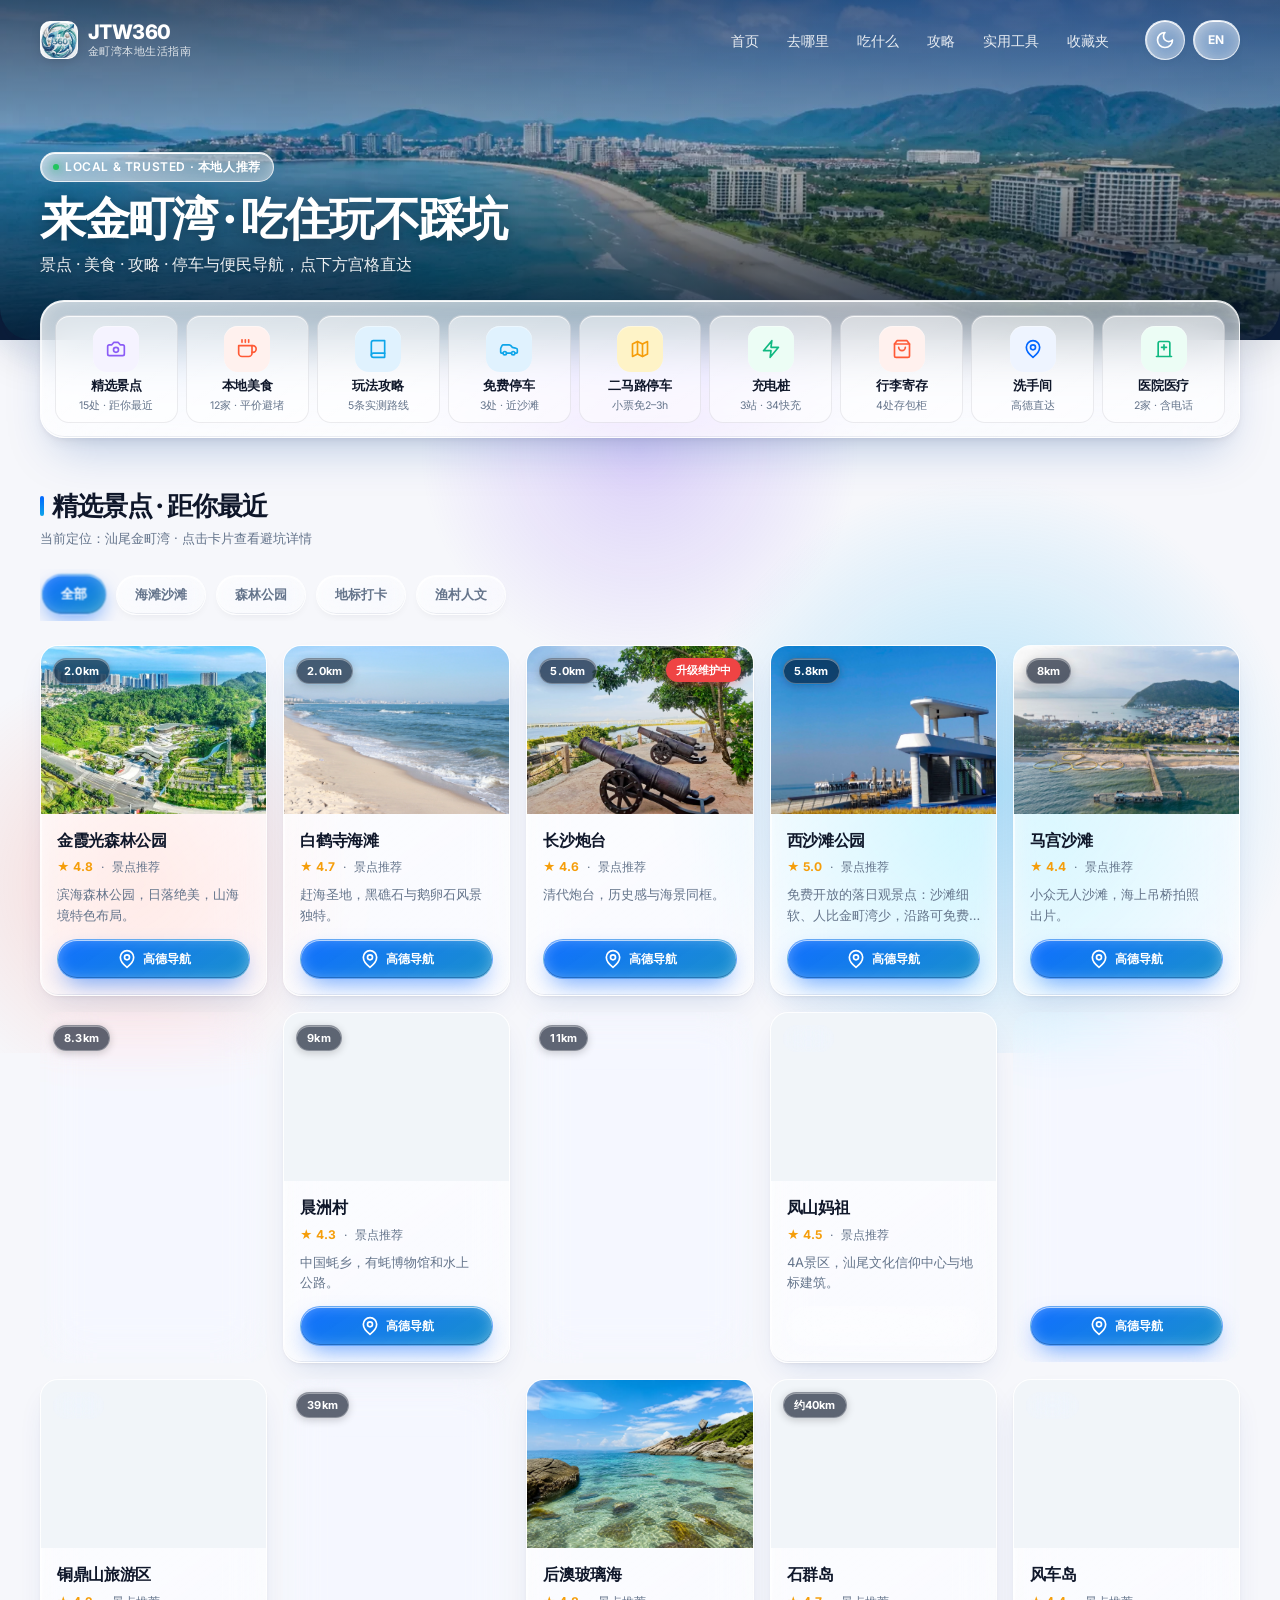
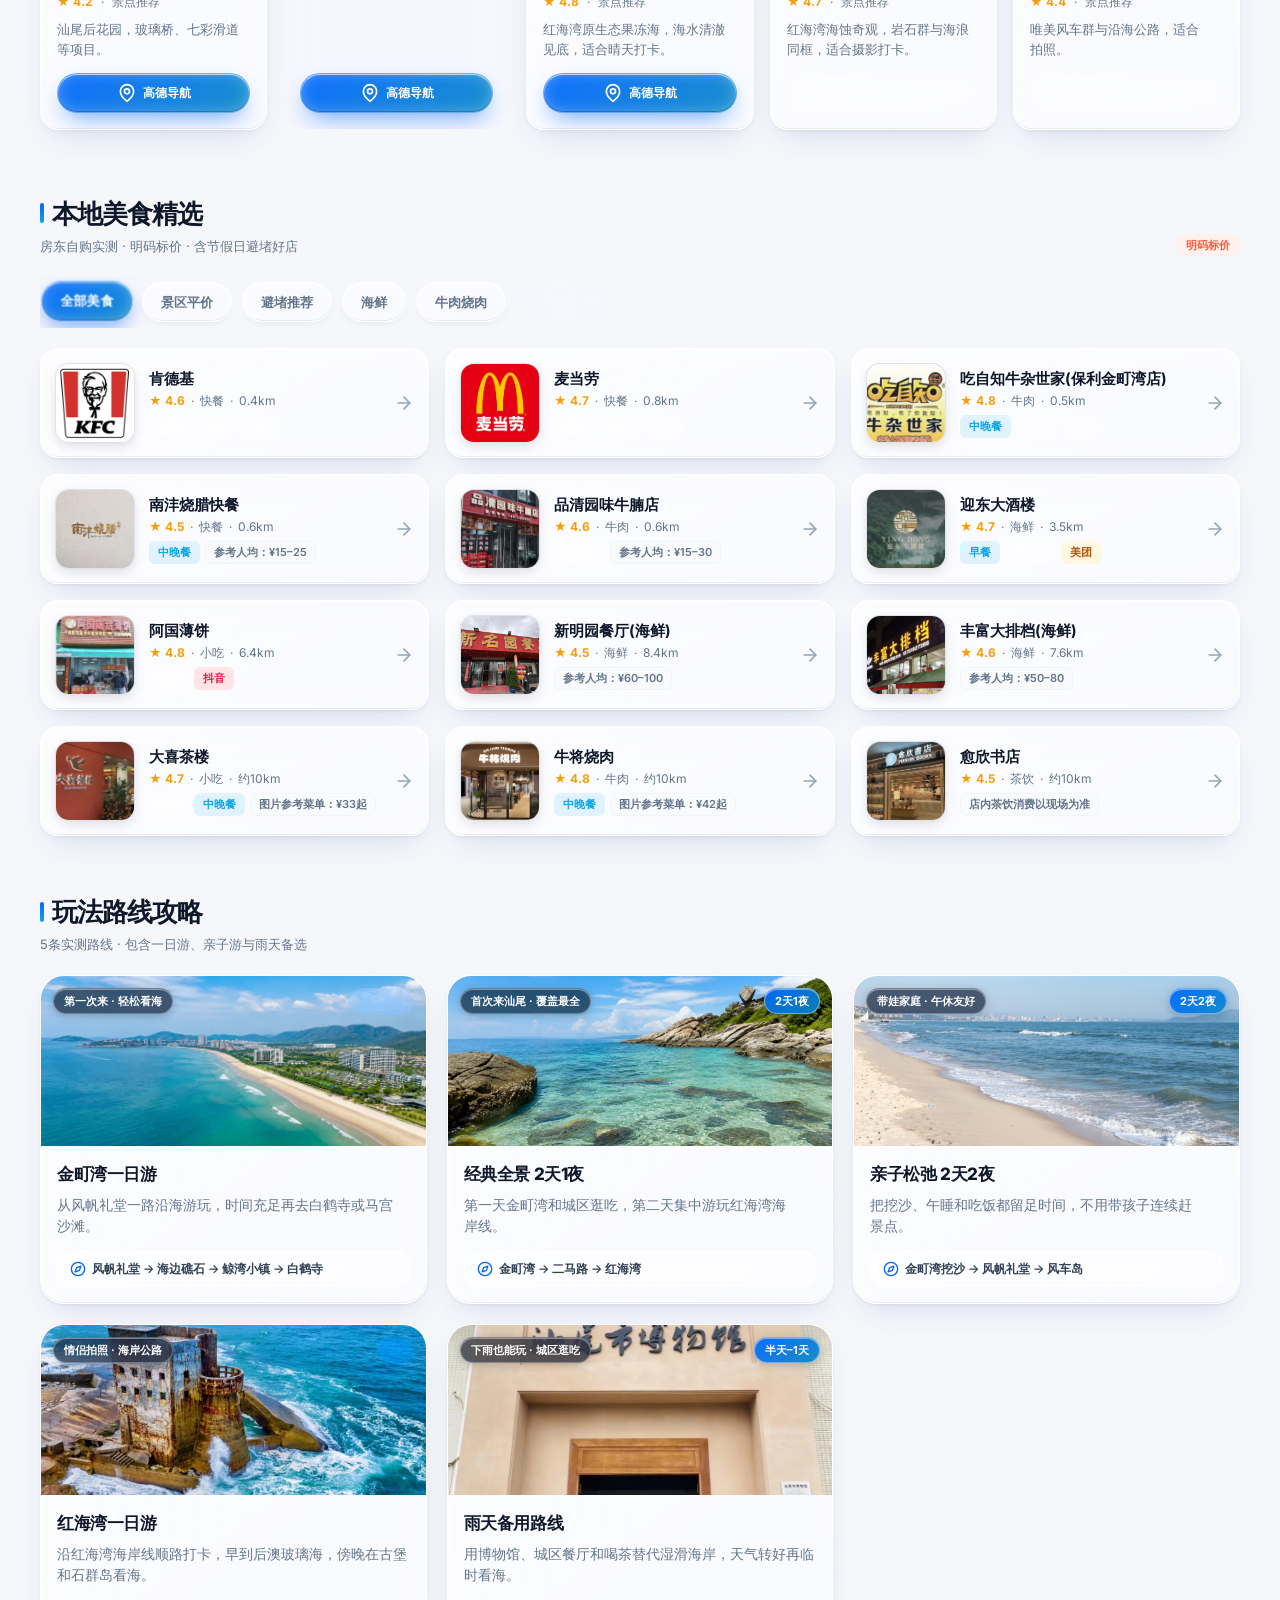
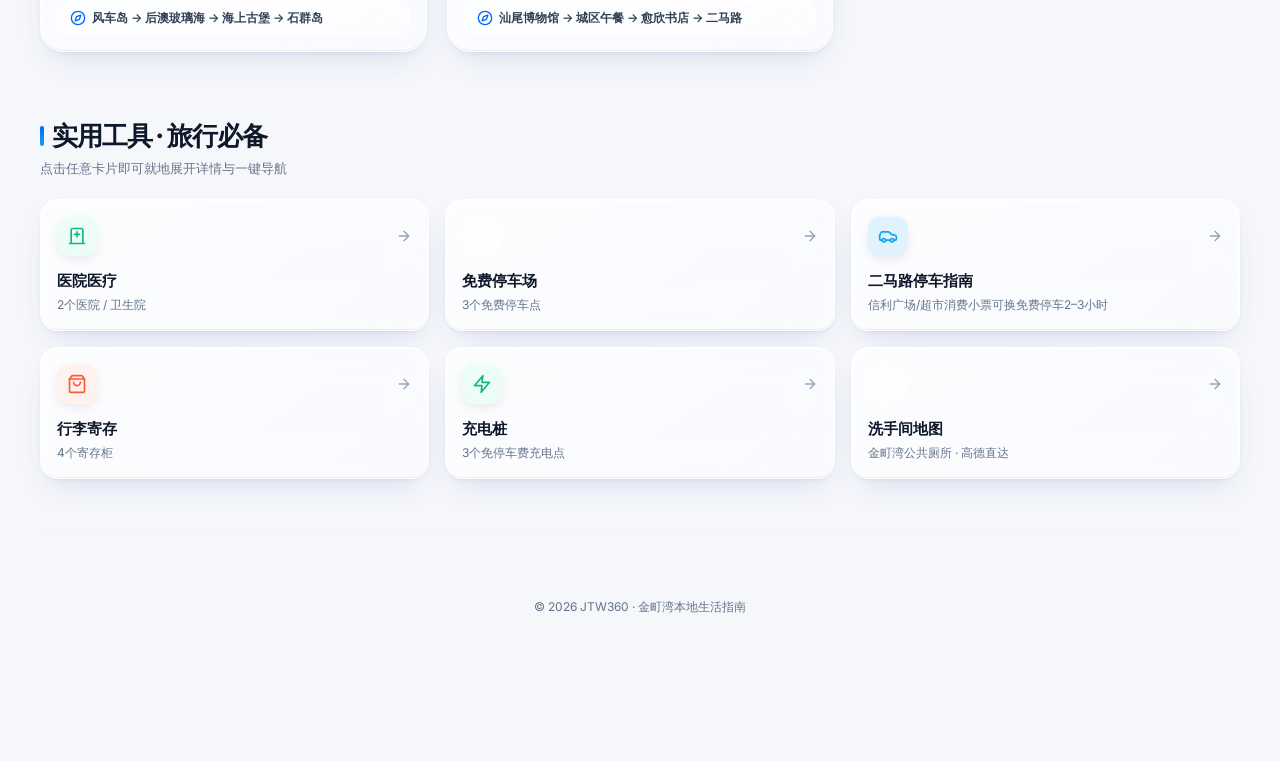
<file: index.html>
<!doctype html>
<html lang="zh-CN">
<head>
  <meta charset="UTF-8">
  <meta name="viewport" content="width=device-width, initial-scale=1, viewport-fit=cover">
  <meta name="theme-color" content="#f8fafc">
  <meta name="description" content="JTW360 金町湾本地生活指南：景点、美食、免费停车、洗手间、医院、充电桩、行李寄存与高德地图导航。">
  <meta name="robots" content="index, follow, max-image-preview:large">
  <meta property="og:type" content="website">
  <meta property="og:site_name" content="JTW360 · 金町湾本地生活指南">
  <meta property="og:title" content="JTW360 · 金町湾本地生活指南">
  <meta property="og:description" content="本地人帮你筛选真正实用的吃、住、玩与出行信息。">
  <meta property="og:image" content="https://www.jtw360.com/img/generated/jinting-bay-hero.webp">
  <meta property="og:url" content="https://www.jtw360.com/">
  <meta name="twitter:card" content="summary_large_image">
  <meta name="twitter:title" content="JTW360 · 金町湾本地生活指南">
  <meta name="twitter:description" content="本地人帮你筛选真正实用的吃、住、玩与出行信息。">
  <meta name="twitter:image" content="https://www.jtw360.com/img/generated/jinting-bay-hero.webp">
  <link rel="canonical" href="https://www.jtw360.com/">
  <base href="/">
  <title>JTW360 · 金町湾本地生活指南</title>
  <link rel="preload" as="image" href="img/generated/jinting-bay-hero.webp">
  <link rel="icon" type="image/png" href="img/jtw360logo-sm.png">
  <link rel="apple-touch-icon" href="img/jtw360logo-sm.png">
  <!-- Fonts & Liquid Glass Design System -->
  <link rel="preconnect" href="https://fonts.googleapis.com">
  <link rel="preconnect" href="https://fonts.gstatic.com" crossorigin>
  <link href="https://fonts.googleapis.com/css2?family=Inter:wght@400;500;600;700;800;900&display=swap" rel="stylesheet" media="print" onload="this.media='all'">
  <link rel="stylesheet" href="gemini_theme.css">
  <script src="liquid_glass.js" defer></script>
  <script>
    if (localStorage.getItem("jtw360-theme") === "dark" || (!("jtw360-theme" in localStorage) && window.matchMedia("(prefers-color-scheme: dark)").matches)) {
      document.documentElement.classList.add("dark");
    }
  </script>
  <style>
    :root {
      --primary: #0066ff;
      --primary-hover: #0052cc;
      --primary-light: #eef4ff;
      --primary-soft: rgba(0, 102, 255, 0.08);
      --ink: #0f172a;
      --ink-secondary: #334155;
      --muted: #64748b;
      --muted-light: #94a3b8;
      --line: #e2e8f0;
      --line-subtle: #f1f5f9;
      --surface: #ffffff;
      --surface-elevated: #ffffff;
      --canvas: #f8fafc;
      
      --accent-coral: #ff5a36;
      --accent-coral-soft: #fff1ee;
      --accent-amber: #f59e0b;
      --accent-amber-soft: #fef3c7;
      --accent-green: #10b981;
      --accent-green-soft: #ecfdf5;
      --accent-purple: #8b5cf6;
      --accent-purple-soft: #f5f3ff;
      --accent-sky: #0ea5e9;
      --accent-sky-soft: #e0f2fe;
      
      --shadow-xs: 0 1px 2px rgba(15, 23, 42, 0.04);
      --shadow-sm: 0 2px 8px -1px rgba(15, 23, 42, 0.05), 0 1px 3px rgba(15, 23, 42, 0.03);
      --shadow-md: 0 8px 24px -4px rgba(15, 23, 42, 0.07), 0 2px 6px -1px rgba(15, 23, 42, 0.03);
      --shadow-lg: 0 16px 40px -8px rgba(15, 23, 42, 0.1), 0 4px 12px -2px rgba(15, 23, 42, 0.04);
      --shadow-glow: 0 8px 24px rgba(0, 102, 255, 0.22);
      
      --radius-xl: 24px;
      --radius-lg: 18px;
      --radius-md: 14px;
      --radius-sm: 10px;
      --radius-full: 9999px;
      --safe-bottom: env(safe-area-inset-bottom, 0px);
      --safe-top: env(safe-area-inset-top, 0px);
    }
    @media (prefers-reduced-motion: reduce) {
      html { scroll-behavior: auto; }
      *, *::before, *::after {
        animation-duration: 0.01ms !important;
        animation-iteration-count: 1 !important;
        transition-duration: 0.01ms !important;
      }
    }

    * { box-sizing: border-box; -webkit-tap-highlight-color: transparent; }
    html { scroll-behavior: smooth; }
    body {
      margin: 0;
      color: var(--ink);
      background: var(--canvas);
      font-family: -apple-system, BlinkMacSystemFont, "SF Pro Text", "SF Pro Display", "PingFang SC", "Hiragino Sans GB", "Segoe UI", Roboto, sans-serif;
      -webkit-font-smoothing: antialiased;
      padding-bottom: calc(84px + var(--safe-bottom));
      line-height: 1.5;
    }

    body.dark-mode {
      --ink: #f8fafc;
      --ink-secondary: #cbd5e1;
      --muted: #94a3b8;
      --muted-light: #64748b;
      --line: #243247;
      --line-subtle: #1a2536;
      --surface: #131b28;
      --surface-elevated: #192436;
      --canvas: #090e17;
      --primary-light: rgba(0, 102, 255, 0.16);
      --primary-soft: rgba(0, 102, 255, 0.14);
      --shadow-sm: 0 2px 8px rgba(0, 0, 0, 0.3);
      --shadow-md: 0 8px 28px rgba(0, 0, 0, 0.45);
      --shadow-lg: 0 16px 44px rgba(0, 0, 0, 0.55);
      --accent-coral-soft: rgba(255, 90, 54, 0.15);
      --accent-amber-soft: rgba(245, 158, 11, 0.15);
      --accent-green-soft: rgba(16, 185, 129, 0.15);
      --accent-purple-soft: rgba(139, 92, 246, 0.15);
      --accent-sky-soft: rgba(14, 165, 233, 0.15);
    }

    button, input { font: inherit; }
    button, a { touch-action: manipulation; }
    a { color: inherit; text-decoration: none; }
    
    .icon {
      width: 20px;
      height: 20px;
      fill: none;
      stroke: currentColor;
      stroke-width: 2;
      stroke-linecap: round;
      stroke-linejoin: round;
      flex: 0 0 auto;
    }
    .sr-only {
      position: absolute;
      width: 1px;
      height: 1px;
      padding: 0;
      margin: -1px;
      overflow: hidden;
      clip: rect(0,0,0,0);
      white-space: nowrap;
      border: 0;
    }

    .page {
      width: min(1200px, calc(100% - 32px));
      margin: 0 auto;
    }

    /* ==========================================================================
       HERO & TOP NAVIGATION (Modern Coastal & Breathable)
       ========================================================================== */
    .hero-wrap {
      position: relative;
      background: #0b1d3a;
    }
    .hero {
      min-height: 320px;
      color: #ffffff;
      position: relative;
      overflow: hidden;
      background: linear-gradient(180deg, rgba(8, 25, 48, 0.72) 0%, rgba(8, 25, 48, 0.25) 45%, rgba(8, 25, 48, 0.88) 100%),
                  url('img/generated/jinting-bay-hero.webp') center 40%/cover no-repeat;
      border-radius: 0 0 32px 32px;
      box-shadow: 0 16px 40px rgba(8, 25, 48, 0.15);
    }
    .hero-inner {
      position: relative;
      z-index: 2;
      width: min(1200px, calc(100% - 32px));
      margin: 0 auto;
      padding: max(20px, var(--safe-top)) 0 54px;
      min-height: 320px;
      display: flex;
      flex-direction: column;
      justify-content: space-between;
    }

    .topbar {
      display: flex;
      align-items: center;
      justify-content: space-between;
      gap: 16px;
    }
    .brand {
      display: inline-flex;
      align-items: center;
      gap: 10px;
    }
    .brand-logo-wrap {
      width: 38px;
      height: 38px;
      border-radius: 10px;
      display: grid;
      place-items: center;
      overflow: hidden;
      background: rgba(255, 255, 255, 0.92);
      border: 1px solid rgba(255, 255, 255, 0.4);
      box-shadow: 0 2px 12px rgba(8, 25, 48, 0.25);
    }
    .brand-logo-wrap img {
      width: 100%;
      height: 100%;
      object-fit: contain;
      display: block;
    }
    .brand-text {
      display: flex;
      flex-direction: column;
    }
    .brand-text strong {
      font-size: 20px;
      font-weight: 800;
      letter-spacing: -0.03em;
      line-height: 1.1;
    }
    .brand-text small {
      font-size: 11px;
      opacity: 0.82;
      letter-spacing: 0.04em;
      font-weight: 500;
    }

    .desktop-nav {
      display: flex;
      align-items: center;
      gap: 28px;
      margin-left: auto;
      margin-right: 20px;
    }
    .desktop-nav a {
      color: rgba(255, 255, 255, 0.88);
      font-size: 14px;
      font-weight: 500;
      padding: 6px 0;
      position: relative;
      transition: color 0.2s;
    }
    .desktop-nav a:hover {
      color: #ffffff;
    }
    .desktop-nav a::after {
      content: '';
      position: absolute;
      bottom: 0;
      left: 0;
      right: 0;
      height: 2px;
      background: #ffffff;
      transform: scaleX(0);
      transition: transform 0.2s ease;
      border-radius: 2px;
    }
    .desktop-nav a:hover::after {
      transform: scaleX(1);
    }

    .top-actions {
      display: flex;
      align-items: center;
      gap: 8px;
    }
    .icon-button {
      border: 1px solid rgba(255, 255, 255, 0.22);
      background: rgba(255, 255, 255, 0.14);
      color: #ffffff;
      width: 40px;
      height: 40px;
      border-radius: var(--radius-full);
      display: inline-grid;
      place-items: center;
      cursor: pointer;
      backdrop-filter: blur(16px);
      -webkit-backdrop-filter: blur(16px);
      transition: background 0.2s, transform 0.15s, border-color 0.2s;
    }
    .icon-button:hover {
      background: rgba(255, 255, 255, 0.24);
      border-color: rgba(255, 255, 255, 0.35);
    }
    .icon-button:active {
      transform: scale(0.94);
    }
    .lang-button {
      width: auto;
      padding: 0 14px;
      font-size: 12px;
      font-weight: 700;
      letter-spacing: 0.05em;
    }

    .hero-body {
      margin-top: 24px;
      max-width: 760px;
    }
    .eyebrow-pill {
      display: inline-flex;
      align-items: center;
      gap: 6px;
      padding: 5px 12px;
      border-radius: var(--radius-full);
      background: rgba(255, 255, 255, 0.14);
      backdrop-filter: blur(12px);
      -webkit-backdrop-filter: blur(12px);
      border: 1px solid rgba(255, 255, 255, 0.22);
      font-size: 12px;
      font-weight: 600;
      letter-spacing: 0.05em;
      margin-bottom: 10px;
    }
    .eyebrow-pill span.dot {
      width: 6px;
      height: 6px;
      border-radius: 50%;
      background: #22c55e;
      box-shadow: 0 0 10px #22c55e;
    }
    h1 {
      font-size: clamp(26px, 4.6vw, 46px);
      line-height: 1.15;
      letter-spacing: -0.04em;
      margin: 0;
      font-weight: 800;
      text-shadow: 0 2px 14px rgba(0, 0, 0, 0.3);
    }
    .hero-sub {
      font-size: clamp(13px, 2vw, 16px);
      opacity: 0.92;
      margin: 8px 0 0;
      font-weight: 400;
      line-height: 1.45;
      text-shadow: 0 1px 8px rgba(0, 0, 0, 0.25);
    }

    .primary-button {
      min-height: 42px;
      border: 0;
      padding: 0 20px;
      background: var(--primary);
      color: #ffffff;
      border-radius: var(--radius-full);
      cursor: pointer;
      font-weight: 700;
      font-size: 13px;
      box-shadow: var(--shadow-glow);
      white-space: nowrap;
      flex: 0 0 auto;
      display: inline-flex;
      align-items: center;
      justify-content: center;
      gap: 6px;
      transition: background 0.2s, transform 0.15s;
    }
    .primary-button:hover {
      background: var(--primary-hover);
    }
    .primary-button:active {
      transform: scale(0.97);
    }

    /* ==========================================================================
       QUICK ACTIONS (首屏全功能 9 宫格)
       ========================================================================== */
    .quick-wrap {
      margin-top: -28px;
      position: relative;
      z-index: 10;
    }
    .quick-actions {
      display: grid;
      grid-template-columns: repeat(9, minmax(0, 1fr));
      gap: 8px;
      padding: 12px;
      background: var(--surface);
      border: 1px solid var(--line);
      border-radius: var(--radius-xl);
      box-shadow: var(--shadow-md);
    }
    .quick-action {
      min-height: 92px;
      display: flex;
      flex-direction: column;
      align-items: center;
      justify-content: center;
      gap: 6px;
      border-radius: var(--radius-md);
      color: var(--ink);
      transition: background 0.2s, transform 0.15s, border-color 0.2s, box-shadow 0.2s;
      padding: 10px 6px;
      text-align: center;
      border: 1px solid transparent;
    }
    .quick-action:hover {
      background: var(--primary-light);
      transform: translateY(-2px);
    }
    .quick-action:active {
      transform: scale(0.95);
    }
    .quick-action span.label {
      font-size: 12.5px;
      font-weight: 700;
      white-space: nowrap;
      letter-spacing: -0.01em;
      line-height: 1.2;
    }
    .quick-action span.sub {
      font-size: 10.5px;
      color: var(--muted);
      line-height: 1.2;
      white-space: nowrap;
      overflow: hidden;
      text-overflow: ellipsis;
      max-width: 100%;
    }
    .quick-panel {
      margin-top: 14px !important;
      margin-bottom: 0 !important;
    }
    .quick-icon-wrap {
      width: 42px;
      height: 42px;
      border-radius: 14px;
      display: grid;
      place-items: center;
      transition: transform 0.2s ease;
    }
    .quick-action:hover .quick-icon-wrap {
      transform: scale(1.06);
    }

    .quick-icon-wrap.blue { background: var(--accent-sky-soft); color: var(--accent-sky); }
    .quick-icon-wrap.orange { background: var(--accent-coral-soft); color: var(--accent-coral); }
    .quick-icon-wrap.amber { background: var(--accent-amber-soft); color: var(--accent-amber); }
    .quick-icon-wrap.green { background: var(--accent-green-soft); color: var(--accent-green); }
    .quick-icon-wrap.purple { background: var(--accent-purple-soft); color: var(--accent-purple); }
    .quick-icon-wrap.service { background: var(--primary-light); color: var(--primary); }

    /* ==========================================================================
       SECTION HEADERS & FILTER CHIPS
       ========================================================================== */
    main {
      padding: 40px 0 20px;
    }
    section {
      scroll-margin-top: 24px;
      margin-bottom: 48px;
    }
    .section-head {
      display: flex;
      align-items: flex-end;
      justify-content: space-between;
      gap: 16px;
      margin-bottom: 16px;
    }
    .section-title-wrap {
      display: flex;
      flex-direction: column;
      gap: 4px;
    }
    .section-head h2 {
      margin: 0;
      font-size: clamp(20px, 3.5vw, 26px);
      letter-spacing: -0.035em;
      font-weight: 800;
      color: var(--ink);
      display: flex;
      align-items: center;
      gap: 8px;
    }
    .section-head h2::before {
      content: '';
      width: 4px;
      height: 18px;
      background: var(--primary);
      border-radius: 2px;
      display: inline-block;
    }
    .section-head p {
      margin: 0;
      color: var(--muted);
      font-size: 13px;
      font-weight: 400;
    }
    .section-badge {
      display: inline-flex;
      align-items: center;
      gap: 4px;
      padding: 3px 10px;
      border-radius: var(--radius-full);
      font-size: 11px;
      font-weight: 700;
      background: var(--accent-coral-soft);
      color: var(--accent-coral);
    }

    /* Filter Chips */
    .chips-wrap {
      position: relative;
      margin-bottom: 16px;
    }
    .chips {
      display: flex;
      gap: 8px;
      overflow-x: auto;
      scrollbar-width: none;
      padding: 4px 2px;
      -webkit-overflow-scrolling: touch;
    }
    .chips::-webkit-scrollbar { display: none; }
    .chip {
      border: 1px solid var(--line);
      background: var(--surface);
      color: var(--muted);
      border-radius: var(--radius-full);
      padding: 8px 16px;
      min-height: 38px;
      white-space: nowrap;
      cursor: pointer;
      font-size: 13px;
      font-weight: 600;
      transition: all 0.2s ease;
      display: inline-flex;
      align-items: center;
      justify-content: center;
    }
    .chip:hover {
      border-color: var(--primary);
      color: var(--primary);
    }
    .chip.active {
      background: var(--primary);
      border-color: var(--primary);
      color: #ffffff;
      box-shadow: 0 4px 12px rgba(0, 102, 255, 0.25);
    }

    /* ==========================================================================
       NEARBY CARDS (Horizontal Scroll Snap Carousel)
       ========================================================================== */
    .horizontal-scroll {
      display: grid;
      grid-auto-flow: column;
      grid-auto-columns: minmax(260px, 290px);
      gap: 16px;
      overflow-x: auto;
      scroll-snap-type: x mandatory;
      scrollbar-width: none;
      padding: 4px 2px 16px;
      -webkit-overflow-scrolling: touch;
    }
    .horizontal-scroll::-webkit-scrollbar { display: none; }

    .place-card {
      background: var(--surface);
      border: 1px solid var(--line);
      border-radius: var(--radius-lg);
      overflow: hidden;
      box-shadow: var(--shadow-sm);
      scroll-snap-align: start;
      display: flex;
      flex-direction: column;
      transition: transform 0.2s, box-shadow 0.2s, border-color 0.2s;
      cursor: pointer;
    }
    .place-card:hover {
      transform: translateY(-3px);
      box-shadow: var(--shadow-md);
      border-color: rgba(0, 102, 255, 0.3);
    }
    .place-card:active {
      transform: scale(0.985);
    }
    .place-image {
      position: relative;
      height: 168px;
      overflow: hidden;
      background: var(--line-subtle);
    }
    .place-image img {
      width: 100%;
      height: 100%;
      display: block;
      object-fit: cover;
      transition: transform 0.5s cubic-bezier(0.16, 1, 0.3, 1);
    }
    .place-card:hover .place-image img {
      transform: scale(1.05);
    }
    .distance-badge {
      position: absolute;
      left: 12px;
      top: 12px;
      padding: 4px 10px;
      border-radius: var(--radius-full);
      background: rgba(15, 23, 42, 0.72);
      backdrop-filter: blur(8px);
      -webkit-backdrop-filter: blur(8px);
      color: #ffffff;
      font-size: 11px;
      font-weight: 700;
      letter-spacing: 0.02em;
    }
    .notice-badge {
      position: absolute;
      right: 12px;
      top: 12px;
      padding: 4px 10px;
      border-radius: var(--radius-full);
      background: #ef4444;
      color: #ffffff;
      font-size: 11px;
      font-weight: 700;
      box-shadow: 0 2px 10px rgba(239, 68, 68, 0.45);
    }
    .notice-banner {
      margin: 0 0 12px;
      padding: 10px 14px;
      border-radius: var(--radius-md);
      background: var(--accent-coral-soft);
      border: 1px solid rgba(239, 68, 68, 0.35);
      color: #dc2626;
      font-size: 13px;
      font-weight: 600;
      line-height: 1.5;
    }
    body.dark-mode .notice-banner {
      color: #fca5a5;
      background: rgba(239, 68, 68, 0.16);
      border-color: rgba(239, 68, 68, 0.35);
    }

    .place-body {
      padding: 16px;
      display: flex;
      flex-direction: column;
      flex: 1;
    }
    .place-name {
      margin: 0;
      font-size: 16px;
      font-weight: 700;
      letter-spacing: -0.02em;
      color: var(--ink);
      line-height: 1.3;
    }
    .place-meta {
      display: flex;
      align-items: center;
      gap: 8px;
      margin: 8px 0;
      font-size: 12px;
      color: var(--muted);
    }
    .rating-pill {
      display: inline-flex;
      align-items: center;
      gap: 3px;
      color: var(--accent-amber);
      font-weight: 700;
    }
    .place-desc {
      color: var(--muted);
      font-size: 12px;
      line-height: 1.5;
      margin: 0 0 14px;
      flex: 1;
      display: -webkit-box;
      -webkit-line-clamp: 2;
      -webkit-box-orient: vertical;
      overflow: hidden;
    }

    .nav-btn {
      min-height: 40px;
      border-radius: var(--radius-full);
      padding: 0 16px;
      display: inline-flex;
      align-items: center;
      justify-content: center;
      gap: 6px;
      font-size: 12px;
      font-weight: 700;
      color: #ffffff;
      background: var(--primary);
      border: 0;
      cursor: pointer;
      box-shadow: 0 4px 14px rgba(0, 102, 255, 0.2);
      transition: background 0.2s, transform 0.15s;
      width: 100%;
    }
    .nav-btn:hover {
      background: var(--primary-hover);
    }
    .nav-btn:active {
      transform: scale(0.97);
    }

    /* ==========================================================================
       FOOD & DINING SECTION
       ========================================================================== */
    .food-grid {
      display: grid;
      grid-template-columns: repeat(auto-fill, minmax(320px, 1fr));
      gap: 12px;
    }
    .food-card {
      background: var(--surface);
      border: 1px solid var(--line);
      border-radius: var(--radius-lg);
      padding: 12px;
      display: grid;
      grid-template-columns: 80px 1fr auto;
      gap: 14px;
      align-items: center;
      box-shadow: var(--shadow-sm);
      cursor: pointer;
      transition: transform 0.2s, box-shadow 0.2s, border-color 0.2s;
    }
    .food-card:hover {
      transform: translateY(-2px);
      box-shadow: var(--shadow-md);
      border-color: rgba(0, 102, 255, 0.25);
    }
    .food-card:active {
      transform: scale(0.985);
    }
    .food-image {
      width: 80px;
      height: 80px;
      border-radius: var(--radius-md);
      object-fit: cover;
      background: var(--line-subtle);
    }
    .food-info h3 {
      margin: 0 0 4px;
      font-size: 15px;
      font-weight: 700;
      line-height: 1.3;
      color: var(--ink);
    }
    .food-sub {
      color: var(--muted);
      font-size: 12px;
      display: flex;
      align-items: center;
      gap: 6px;
      flex-wrap: wrap;
    }
    .tag-row {
      display: flex;
      flex-wrap: wrap;
      gap: 5px;
      margin-top: 6px;
    }
    .tag {
      display: inline-flex;
      align-items: center;
      padding: 2px 8px;
      border-radius: 6px;
      font-size: 11px;
      font-weight: 600;
      color: var(--muted);
      background: var(--canvas);
      border: 1px solid var(--line-subtle);
    }
    .tag.green { background: var(--accent-green-soft); color: var(--accent-green); border-color: transparent; }
    .tag.orange { background: var(--accent-coral-soft); color: var(--accent-coral); border-color: transparent; }
    .tag.meituan { background: #fff8e1; color: #b45309; border-color: transparent; }
    .tag.douyin { background: #ffe4e6; color: #e11d48; border-color: transparent; }
    .tag.meal { background: var(--accent-sky-soft); color: var(--accent-sky); border-color: transparent; }
    
    .food-action {
      display: flex;
      align-items: center;
      justify-content: center;
      color: var(--muted-light);
    }
    .food-card:hover .food-action {
      color: var(--primary);
    }

    /* Traffic Avoidance Route Note */
    .route-note {
      margin: 0 0 16px;
      padding: 14px 18px;
      border-radius: var(--radius-lg);
      color: #92400e;
      background: var(--accent-amber-soft);
      border: 1px solid rgba(245, 158, 11, 0.2);
      font-size: 13px;
      line-height: 1.6;
      display: flex;
      align-items: flex-start;
      gap: 10px;
    }
    body.dark-mode .route-note {
      color: #fef3c7;
      background: rgba(245, 158, 11, 0.12);
      border-color: rgba(245, 158, 11, 0.25);
    }

    /* ==========================================================================
       GUIDES & ITINERARIES (按玩法选攻略)
       ========================================================================== */
    .guide-grid {
      display: grid;
      grid-auto-flow: column;
      grid-auto-columns: minmax(290px, 340px);
      gap: 16px;
      overflow-x: auto;
      scroll-snap-type: x mandatory;
      scrollbar-width: none;
      padding-bottom: 14px;
      -webkit-overflow-scrolling: touch;
    }
    .guide-grid::-webkit-scrollbar { display: none; }

    .guide-card {
      position: relative;
      border: 1px solid var(--line);
      border-radius: var(--radius-xl);
      background: var(--surface);
      box-shadow: var(--shadow-sm);
      overflow: hidden;
      cursor: pointer;
      scroll-snap-align: start;
      display: flex;
      flex-direction: column;
      transition: transform 0.2s, box-shadow 0.2s, border-color 0.2s;
    }
    .guide-card:hover {
      transform: translateY(-3px);
      box-shadow: var(--shadow-md);
      border-color: rgba(0, 102, 255, 0.3);
    }
    .guide-card:active {
      transform: scale(0.985);
    }
    .guide-image-wrap {
      position: relative;
      height: 170px;
      overflow: hidden;
      background: var(--line-subtle);
    }
    .guide-image {
      width: 100%;
      height: 100%;
      display: block;
      object-fit: cover;
      transition: transform 0.5s ease;
    }
    .guide-card:hover .guide-image {
      transform: scale(1.04);
    }
    .guide-kicker {
      position: absolute;
      top: 12px;
      left: 12px;
      right: 12px;
      display: flex;
      justify-content: space-between;
      align-items: center;
      gap: 8px;
    }
    .guide-badge {
      padding: 4px 10px;
      border-radius: var(--radius-full);
      background: rgba(15, 23, 42, 0.72);
      backdrop-filter: blur(8px);
      -webkit-backdrop-filter: blur(8px);
      color: #ffffff;
      font-size: 11px;
      font-weight: 700;
    }
    .guide-duration {
      padding: 4px 10px;
      border-radius: var(--radius-full);
      background: rgba(0, 102, 255, 0.85);
      backdrop-filter: blur(8px);
      -webkit-backdrop-filter: blur(8px);
      color: #ffffff;
      font-size: 11px;
      font-weight: 700;
    }

    .guide-body {
      padding: 16px;
      display: flex;
      flex-direction: column;
      flex: 1;
    }
    .guide-body h3 {
      margin: 0 0 8px;
      font-size: 17px;
      font-weight: 800;
      letter-spacing: -0.025em;
      color: var(--ink);
    }
    .guide-body p {
      margin: 0;
      color: var(--muted);
      font-size: 13px;
      line-height: 1.55;
    }
    .guide-route-pill {
      margin-top: 14px;
      padding: 8px 12px;
      border-radius: var(--radius-md);
      background: var(--canvas);
      border: 1px solid var(--line);
      color: var(--ink-secondary);
      font-size: 12px;
      font-weight: 600;
      line-height: 1.45;
      display: flex;
      align-items: center;
      gap: 6px;
    }

    /* ==========================================================================
       PRACTICAL TOOLS (实用工具)
       ========================================================================== */
    .resource-grid {
      display: grid;
      grid-template-columns: repeat(auto-fill, minmax(220px, 1fr));
      gap: 12px;
    }
    .resource-card {
      min-height: 120px;
      padding: 16px;
      border-radius: var(--radius-lg);
      border: 1px solid var(--line);
      background: var(--surface);
      box-shadow: var(--shadow-sm);
      display: flex;
      flex-direction: column;
      justify-content: space-between;
      cursor: pointer;
      transition: transform 0.2s, box-shadow 0.2s, border-color 0.2s;
    }
    .resource-card:hover {
      transform: translateY(-2px);
      box-shadow: var(--shadow-md);
      border-color: rgba(0, 102, 255, 0.25);
    }
    .resource-card:active {
      transform: scale(0.98);
    }
    .resource-top {
      display: flex;
      align-items: center;
      justify-content: space-between;
    }
    .resource-icon-wrap {
      width: 40px;
      height: 40px;
      border-radius: 12px;
      display: grid;
      place-items: center;
      background: var(--primary-light);
      color: var(--primary);
    }
    .resource-card.green .resource-icon-wrap { background: var(--accent-green-soft); color: var(--accent-green); }
    .resource-card.orange .resource-icon-wrap { background: var(--accent-coral-soft); color: var(--accent-coral); }
    .resource-card.purple .resource-icon-wrap { background: var(--accent-purple-soft); color: var(--accent-purple); }
    .resource-card.blue .resource-icon-wrap { background: var(--accent-sky-soft); color: var(--accent-sky); }

    .resource-card h3 {
      margin: 10px 0 4px;
      font-size: 15px;
      font-weight: 700;
      color: var(--ink);
    }
    .resource-card p {
      margin: 0;
      color: var(--muted);
      font-size: 12px;
    }

    /* ==========================================================================
       SEARCH RESULTS & FAVORITES
       ========================================================================== */
    .search-results {
      display: none;
      margin: 24px 0 36px;
      padding: 20px;
      border-radius: var(--radius-xl);
      background: var(--surface);
      border: 1px solid var(--line);
      box-shadow: var(--shadow-md);
    }
    .search-results.show {
      display: block;
      animation: fadeIn 0.2s ease-out;
    }
    .search-close {
      width: 36px;
      height: 36px;
      border: 1px solid var(--line);
      border-radius: var(--radius-full);
      color: var(--muted);
      background: var(--canvas);
      cursor: pointer;
      display: grid;
      place-items: center;
      font-size: 20px;
      line-height: 1;
      transition: background 0.15s, color 0.15s;
    }
    .search-close:hover {
      background: var(--line);
      color: var(--ink);
    }
    .result-grid {
      display: grid;
      grid-template-columns: repeat(auto-fill, minmax(270px, 1fr));
      gap: 14px;
    }
    .empty {
      padding: 36px 20px;
      border: 1px dashed var(--line);
      border-radius: var(--radius-lg);
      color: var(--muted);
      text-align: center;
      font-size: 14px;
      grid-column: 1 / -1;
    }

    @keyframes fadeIn {
      from { opacity: 0; transform: translateY(-6px); }
      to { opacity: 1; transform: translateY(0); }
    }

    /* ==========================================================================
       DETAIL VIEW (Page Modal / Immersive Experience)
       ========================================================================== */
    .detail-page {
      display: none;
      padding: 16px 0 60px;
    }
    .detail-page.show {
      display: block;
      animation: fadeIn 0.2s ease-out;
    }
    .detail-top {
      display: flex;
      justify-content: space-between;
      align-items: center;
      margin-bottom: 16px;
    }
    .back-button {
      border: 0;
      background: var(--surface);
      border: 1px solid var(--line);
      color: var(--primary);
      display: inline-flex;
      align-items: center;
      gap: 6px;
      min-height: 42px;
      padding: 0 16px;
      border-radius: var(--radius-full);
      cursor: pointer;
      font-size: 13px;
      font-weight: 700;
      box-shadow: var(--shadow-xs);
      transition: background 0.15s, transform 0.15s;
    }
    .back-button:hover {
      background: var(--primary-light);
    }
    .back-button:active {
      transform: scale(0.96);
    }

    .detail-hero {
      position: relative;
      height: min(46vw, 440px);
      min-height: 260px;
      border-radius: var(--radius-xl);
      overflow: hidden;
      box-shadow: var(--shadow-md);
    }
    .detail-hero img {
      width: 100%;
      height: 100%;
      object-fit: cover;
    }
    .detail-hero::after {
      content: "";
      position: absolute;
      inset: 35% 0 0;
      background: linear-gradient(transparent, rgba(15, 23, 42, 0.85));
    }
    .detail-title {
      position: absolute;
      z-index: 2;
      left: 20px;
      right: 20px;
      bottom: 20px;
      color: #ffffff;
    }
    .detail-title h1 {
      font-size: clamp(24px, 4.5vw, 40px);
      margin: 0 0 6px;
      letter-spacing: -0.04em;
    }

    .detail-content {
      display: grid;
      grid-template-columns: 1.3fr 0.7fr;
      gap: 20px;
      margin-top: 20px;
    }
    .detail-card {
      padding: 22px;
      border-radius: var(--radius-xl);
      background: var(--surface);
      border: 1px solid var(--line);
      box-shadow: var(--shadow-sm);
      margin-bottom: 16px;
    }
    .detail-card h2 {
      margin: 0 0 14px;
      font-size: 18px;
      font-weight: 800;
      letter-spacing: -0.03em;
      color: var(--ink);
    }
    .detail-stats {
      display: grid;
      grid-template-columns: repeat(3, 1fr);
      gap: 10px;
      margin: 18px 0;
    }
    .stat-box {
      padding: 14px 8px;
      background: var(--canvas);
      border-radius: var(--radius-md);
      border: 1px solid var(--line);
      text-align: center;
    }
    .stat-box strong {
      display: block;
      font-size: 14px;
      font-weight: 800;
      color: var(--ink);
    }
    .stat-box span {
      color: var(--muted);
      font-size: 11px;
      margin-top: 4px;
      display: block;
    }

    .tip-card {
      background: var(--primary-light);
      border-color: rgba(0, 102, 255, 0.2);
    }
    body.dark-mode .tip-card {
      background: rgba(0, 102, 255, 0.12);
      border-color: rgba(0, 102, 255, 0.25);
    }
    .tips {
      display: grid;
      gap: 10px;
      margin: 0;
      padding: 0;
      list-style: none;
    }
    .tips li {
      display: flex;
      align-items: flex-start;
      gap: 10px;
      color: var(--ink-secondary);
      font-size: 13px;
      line-height: 1.55;
    }
    .tips li::before {
      content: "✓";
      color: var(--accent-green);
      font-weight: 900;
      font-size: 14px;
      flex-shrink: 0;
    }

    .itinerary-list {
      display: grid;
      gap: 12px;
      margin-top: 16px;
    }
    .itinerary-day {
      padding: 16px;
      border-radius: var(--radius-lg);
      background: var(--canvas);
      border: 1px solid var(--line);
    }
    .itinerary-day strong {
      display: inline-block;
      color: var(--primary);
      font-size: 12px;
      font-weight: 800;
      text-transform: uppercase;
      letter-spacing: 0.05em;
      margin-bottom: 6px;
    }
    .itinerary-day h3 {
      margin: 0 0 6px;
      font-size: 15px;
      font-weight: 700;
      color: var(--ink);
    }
    .itinerary-day p {
      margin: 0;
      color: var(--muted);
      font-size: 13px;
      line-height: 1.55;
    }

    .guide-places {
      display: grid;
      gap: 10px;
    }
    .guide-place {
      display: grid;
      grid-template-columns: 64px 1fr auto;
      gap: 12px;
      align-items: center;
      padding: 10px;
      border: 1px solid var(--line);
      border-radius: var(--radius-md);
      background: var(--canvas);
      cursor: pointer;
      transition: background 0.15s;
    }
    .guide-place:hover {
      background: var(--surface);
    }
    .guide-place img {
      width: 64px;
      height: 64px;
      border-radius: var(--radius-sm);
      object-fit: cover;
    }
    .guide-place h3 {
      margin: 0 0 4px;
      font-size: 14px;
      font-weight: 700;
      color: var(--ink);
    }
    .guide-place p {
      margin: 0;
      color: var(--muted);
      font-size: 11px;
      line-height: 1.45;
      display: -webkit-box;
      -webkit-line-clamp: 2;
      -webkit-box-orient: vertical;
      overflow: hidden;
    }
    .guide-place .icon {
      color: var(--primary);
    }

    /* ==========================================================================
       BOTTOM NAVIGATION
       ========================================================================== */
    .bottom-nav {
      display: none;
    }
    .detail-action-bar {
      display: none;
    }

    .footer {
      color: var(--muted);
      text-align: center;
      font-size: 12px;
      padding: 40px 0 20px;
    }

    /* Lightbox & Wechat Modal */
    #lightbox {
      position: fixed;
      inset: 0;
      z-index: 100;
      background: rgba(0, 0, 0, 0.9);
      display: grid;
      place-items: center;
      padding: 20px;
    }
    #lightbox[hidden] { display: none; }
    #lightbox img { max-width: 90%; max-height: 85vh; border-radius: 12px; }
    #lightboxClose {
      position: absolute;
      top: 20px;
      right: 20px;
      width: 44px;
      height: 44px;
      border-radius: 50%;
      background: rgba(255,255,255,0.2);
      border: 0;
      color: #fff;
      font-size: 24px;
      cursor: pointer;
    }

    #wechatModal {
      position: fixed;
      inset: 0;
      z-index: 100;
      background: rgba(0,0,0,0.6);
      display: grid;
      place-items: center;
      padding: 20px;
      backdrop-filter: blur(8px);
    }
    #wechatModal[hidden] { display: none; }
    #wechatModal .detail-card { max-width: 360px; width: 100%; text-align: center; }

    /* ==========================================================================
       RESPONSIVE DESIGN (Mobile First Optimizations)
       ========================================================================== */
    @media (max-width: 900px) {
      .desktop-nav { display: none; }
      .quick-actions { grid-template-columns: repeat(3, minmax(0, 1fr)); }
      .detail-content { grid-template-columns: 1fr; }
    }

    @media (max-width: 640px) {
      body {
        padding-bottom: calc(78px + var(--safe-bottom));
      }
      .page, .hero-inner {
        width: min(100% - 24px, 540px);
      }
      .hero {
        min-height: 0;
        border-radius: 0 0 24px 24px;
      }
      .hero-inner {
        min-height: 0;
        padding-top: max(12px, var(--safe-top));
        padding-bottom: 34px;
      }
      .brand-text strong {
        font-size: 17px;
      }
      .brand-text small {
        font-size: 10.5px;
      }
      .brand-logo-wrap {
        width: 32px;
        height: 32px;
        font-size: 15px;
      }
      .top-actions {
        gap: 6px;
      }
      .icon-button {
        width: 36px;
        height: 36px;
      }
      .lang-button {
        width: auto;
        min-width: 44px;
        padding: 0 12px;
      }
      .hero-body {
        margin-top: 14px;
      }
      .eyebrow-pill {
        font-size: 10.5px;
        padding: 3px 10px;
        margin-bottom: 6px;
      }
      h1 {
        font-size: 24px;
        line-height: 1.18;
      }
      .hero-sub {
        font-size: 12px;
        margin: 5px 0 0;
      }

      .quick-wrap {
        margin-top: -20px;
      }
      .quick-actions {
        grid-template-columns: repeat(3, minmax(0, 1fr));
        gap: 8px;
        padding: 10px;
        border-radius: var(--radius-xl);
      }
      .quick-action {
        min-height: 86px;
        gap: 4px;
        padding: 9px 4px;
        background: var(--canvas);
        border: 1px solid var(--line-subtle);
        border-radius: var(--radius-md);
      }
      .quick-icon-wrap {
        width: 36px;
        height: 36px;
        border-radius: 11px;
        margin-bottom: 2px;
      }
      .quick-icon-wrap .icon {
        width: 18px;
        height: 18px;
      }
      .quick-action span.label {
        font-size: 12.5px;
      }
      .quick-action span.sub {
        font-size: 10px;
      }

      main {
        padding-top: 22px;
      }
      section {
        margin-bottom: 38px;
      }
      .section-head {
        align-items: center;
        margin-bottom: 12px;
      }
      .section-head h2 {
        font-size: 19px;
      }
      .section-head p {
        font-size: 12px;
      }
      .horizontal-scroll {
        grid-auto-columns: minmax(210px, 72vw);
        gap: 12px;
      }
      .place-card {
        border-radius: var(--radius-md);
      }
      .place-image {
        height: 145px;
      }
      .place-body {
        padding: 12px;
      }

      .food-grid {
        grid-template-columns: 1fr;
        gap: 10px;
      }
      .food-card {
        grid-template-columns: 70px 1fr auto;
        gap: 10px;
        padding: 10px;
        border-radius: var(--radius-md);
      }
      .food-image {
        width: 70px;
        height: 70px;
        border-radius: var(--radius-sm);
      }
      .food-info h3 {
        font-size: 14px;
      }

      .guide-grid {
        grid-auto-columns: minmax(260px, 80vw);
        gap: 12px;
      }
      .guide-card {
        border-radius: var(--radius-lg);
      }
      .guide-image-wrap {
        height: 150px;
      }

      .resource-grid {
        grid-template-columns: repeat(2, 1fr);
        gap: 10px;
      }
      .resource-card {
        min-height: 108px;
        padding: 12px;
        border-radius: var(--radius-md);
      }
      .resource-icon-wrap {
        width: 36px;
        height: 36px;
        border-radius: 10px;
      }

      /* Mobile Bottom Navigation Bar */
      .bottom-nav {
        position: fixed;
        z-index: 50;
        display: grid;
        grid-template-columns: repeat(5, 1fr);
        bottom: 0;
        left: 0;
        right: 0;
        padding: 6px 8px calc(6px + var(--safe-bottom));
        background: rgba(255, 255, 255, 0.92);
        backdrop-filter: blur(20px);
        -webkit-backdrop-filter: blur(20px);
        border-top: 1px solid var(--line);
      }
      body.dark-mode .bottom-nav {
        background: rgba(19, 27, 40, 0.94);
      }
      .bottom-nav a {
        color: var(--muted);
        min-height: 48px;
        display: flex;
        flex-direction: column;
        align-items: center;
        justify-content: center;
        gap: 3px;
        font-size: 10px;
        font-weight: 600;
        transition: color 0.15s ease;
      }
      .bottom-nav a.active {
        color: var(--primary);
      }
      .bottom-nav .icon {
        width: 20px;
        height: 20px;
      }
      .nav-badge {
        position: absolute;
        top: 4px;
        right: calc(50% - 20px);
        min-width: 16px;
        height: 16px;
        padding: 0 4px;
        border-radius: 999px;
        background: var(--accent-coral);
        color: #ffffff;
        font-size: 10px;
        font-weight: 800;
        line-height: 16px;
        text-align: center;
        box-shadow: 0 2px 6px rgba(255, 90, 54, 0.45);
      }
      .nav-badge:empty { display: none; }

      /* Detail Page Mobile Action Bar */
      .detail-action-bar {
        position: fixed;
        z-index: 55;
        left: 0;
        right: 0;
        bottom: 0;
        display: grid;
        grid-template-columns: 1fr 46px 46px;
        gap: 8px;
        padding: 8px 14px calc(8px + var(--safe-bottom));
        background: rgba(255, 255, 255, 0.96);
        backdrop-filter: blur(20px);
        -webkit-backdrop-filter: blur(20px);
        border-top: 1px solid var(--line);
      }
      body.dark-mode .detail-action-bar {
        background: rgba(19, 27, 40, 0.96);
      }
      .detail-action-bar .nav-btn {
        min-height: 44px;
        font-size: 14px;
      }
      .detail-action-bar .icon-btn {
        width: 44px;
        height: 44px;
        border-radius: var(--radius-full);
        background: var(--canvas);
        border: 1px solid var(--line);
        color: var(--primary);
        display: grid;
        place-items: center;
        cursor: pointer;
      }
      .detail-action-bar .icon-btn.is-favorite {
        color: var(--accent-coral);
      }

      body.detail-open {
        padding-bottom: calc(76px + var(--safe-bottom) + 60px);
      }

      /* --- Mobile UX polish --- */
      section {
        scroll-margin-top: calc(16px + var(--safe-top));
      }
      /* Keep horizontal swipe inside the rail, don't chain into vertical page scroll */
      .chips, .horizontal-scroll, .guide-grid {
        overscroll-behavior-x: contain;
      }
      /* Cards with click handlers: no double-tap zoom delay */
      .place-card, .food-card, .guide-card, .resource-card, .guide-place, .chips-wrap, .quick-action {
        touch-action: manipulation;
      }
      /* Scroll-spy indicator on the bottom nav */
      .bottom-nav a {
        position: relative;
      }
      .bottom-nav a.active::before {
        content: '';
        position: absolute;
        top: 0;
        left: 50%;
        transform: translateX(-50%);
        width: 18px;
        height: 3px;
        border-radius: 3px;
        background: var(--primary);
      }
    }

    /* ==========================================================================
       UI REFINEMENT LAYER — typography, rhythm, desktop grids, a11y
       ========================================================================== */
    :root {
      --page-gutter: 32px;
      --section-gap: 56px;
      --ease-out: cubic-bezier(0.16, 1, 0.3, 1);
    }
    body {
      font-family: -apple-system, BlinkMacSystemFont, "SF Pro Text", "PingFang SC", "Hiragino Sans GB", "Microsoft YaHei", "Segoe UI", Roboto, sans-serif;
      text-rendering: optimizeLegibility;
      -webkit-text-size-adjust: 100%;
    }
    h1, h2, h3 { text-wrap: balance; }
    p { text-wrap: pretty; }
    img { max-width: 100%; }

    /* Keyboard accessibility */
    a:focus-visible, button:focus-visible, input:focus-visible,
    .place-card:focus-visible, .food-card:focus-visible, .guide-card:focus-visible,
    .resource-card:focus-visible, .guide-place:focus-visible {
      outline: 3px solid rgba(0, 102, 255, 0.45);
      outline-offset: 2px;
    }
    /* Hero: richer depth and tighter vertical rhythm */
    .hero {
      background:
        radial-gradient(120% 80% at 80% 0%, rgba(0, 102, 255, 0.22) 0%, transparent 55%),
        linear-gradient(180deg, rgba(8, 25, 48, 0.68) 0%, rgba(8, 25, 48, 0.2) 42%, rgba(8, 25, 48, 0.9) 100%),
        url('img/generated/jinting-bay-hero.webp') center 40%/cover no-repeat;
    }
    .hero-body { max-width: 720px; }
    .hero-sub { max-width: 560px; }

    /* Quick actions: calmer cards, clearer hover */
    .quick-actions { gap: 8px; padding: 12px; }
    .quick-action { border-radius: var(--radius-lg); }
    .quick-action:hover { box-shadow: var(--shadow-sm); }
    .quick-icon-wrap { border-radius: 14px; }

    /* Section rhythm */
    main { padding-top: 48px; }
    section { margin-bottom: var(--section-gap); }
    .section-head { margin-bottom: 20px; }
    .section-head h2::before {
      height: 20px;
      background: linear-gradient(180deg, var(--primary), var(--accent-sky));
    }
    .section-head p { line-height: 1.5; }

    /* Chips: larger, evenly spaced, with focus-friendly active state */
    .chips { gap: 10px; padding: 6px 2px; }
    .chip { min-height: 40px; padding: 8px 18px; }
    .chip:active { transform: scale(0.96); }

    /* Cards: consistent radius, smoother motion */
    .place-card, .food-card, .guide-card, .resource-card {
      transition: transform 0.28s var(--ease-out), box-shadow 0.28s var(--ease-out), border-color 0.2s;
    }
    .place-name, .food-info h3, .guide-body h3 { overflow-wrap: anywhere; }
    .place-desc { font-size: 13px; line-height: 1.55; }
    .place-meta { flex-wrap: wrap; row-gap: 4px; }
    .food-info { min-width: 0; }
    .food-sub { line-height: 1.4; }
    .food-card { align-items: center; }
    .food-image { aspect-ratio: 1; }
    .guide-body p {
      display: -webkit-box;
      -webkit-line-clamp: 3;
      -webkit-box-orient: vertical;
      overflow: hidden;
    }
    .guide-route-pill { margin-top: auto; }
    .guide-body p + .guide-route-pill { margin-top: 14px; }
    .resource-card h3 { margin-top: 14px; }
    .resource-card p { line-height: 1.45; }
    .detail-card { padding: 24px; }
    .tips li { font-size: 14px; }
    .itinerary-day p, .guide-body p { font-size: 13.5px; }

    .footer { padding: 48px 0 28px; line-height: 1.8; border-top: 1px solid var(--line-subtle); margin-top: 8px; }

    /* Tablet: 641–900 */
    @media (min-width: 641px) and (max-width: 900px) {
      .page, .hero-inner { width: calc(100% - 48px); }
      .quick-actions { grid-template-columns: repeat(3, minmax(0, 1fr)); gap: 10px; }
      .resource-grid { grid-template-columns: repeat(3, 1fr); }
      .food-grid { grid-template-columns: repeat(2, 1fr); }
      .food-card { grid-template-columns: 64px 1fr auto; }
      .food-image { width: 64px; height: 64px; }
    }

    /* Desktop: turn scroll rails into proper grids, use the width */
    @media (min-width: 1024px) {
      .page, .hero-inner { width: min(1200px, calc(100% - 64px)); }
      .hero, .hero-inner { min-height: 340px; }
      .hero-inner { padding-bottom: 64px; }
      .quick-wrap { margin-top: -40px; }
      .quick-actions { gap: 8px; padding: 14px; }
      .quick-action { min-height: 104px; }
      .quick-icon-wrap { width: 46px; height: 46px; }
      .quick-action span.label { font-size: 13px; }

      .horizontal-scroll {
        grid-auto-flow: row;
        grid-template-columns: repeat(4, minmax(0, 1fr));
        grid-auto-columns: auto;
        overflow: visible;
        scroll-snap-type: none;
        gap: 20px;
        padding: 4px 0 8px;
      }
      .guide-grid {
        grid-auto-flow: row;
        grid-template-columns: repeat(3, minmax(0, 1fr));
        grid-auto-columns: auto;
        overflow: visible;
        scroll-snap-type: none;
        gap: 20px;
        padding-bottom: 8px;
      }
      .food-grid { grid-template-columns: repeat(3, minmax(0, 1fr)); gap: 16px; }
      .food-card { padding: 14px; }
      .resource-grid { grid-template-columns: repeat(3, minmax(0, 1fr)); gap: 16px; }
      .result-grid { grid-template-columns: repeat(3, minmax(0, 1fr)); }
      .chips-wrap { margin-bottom: 20px; }

      .detail-content { grid-template-columns: minmax(0, 1.5fr) minmax(300px, 0.75fr); gap: 24px; align-items: start; }
      .detail-content > :last-child { position: sticky; top: 24px; }
      .detail-hero { height: 420px; }
    }
    @media (min-width: 1200px) {
      .horizontal-scroll { grid-template-columns: repeat(5, minmax(0, 1fr)); gap: 16px; }
    }
    @media (min-width: 1400px) {
      .page, .hero-inner { width: min(1280px, calc(100% - 96px)); }
    }
    [data-favorite-button].is-favorite .icon { fill: currentColor; }
    .chip[aria-pressed="true"] { font-weight: 700; }

    /* Mobile refinements */
    @media (max-width: 640px) {
      :root { --section-gap: 34px; }
      main { padding-top: 20px; }
      .quick-actions { gap: 8px; padding: 10px; }
      .quick-action span.label { font-size: 12.5px; }
      .section-head { margin-bottom: 12px; }
      .section-head h2 { font-size: 19px; }
      .place-desc { font-size: 12.5px; }
      .place-name { font-size: 15px; }
      .chip { min-height: 38px; padding: 8px 16px; }
      /* Peek of the next card hints at horizontal scroll */
      .horizontal-scroll, .guide-grid { scroll-padding-left: 2px; margin-right: -12px; padding-right: 12px; }
      .horizontal-scroll { grid-auto-columns: minmax(220px, 74vw); }
      .guide-grid { grid-auto-columns: minmax(260px, 82vw); }
      .resource-card h3 { margin-top: 10px; font-size: 14px; }
      .resource-card p { font-size: 12px; }
      .detail-card { padding: 18px; border-radius: var(--radius-lg); }
      .detail-stats { gap: 8px; }
      .detail-hero { min-height: 220px; border-radius: var(--radius-lg); }
      .detail-title { left: 16px; right: 16px; bottom: 16px; }
      .guide-place { grid-template-columns: 56px 1fr auto; padding: 8px; }
      .guide-place img { width: 56px; height: 56px; }
      /* Legible bottom-nav labels, safe tap targets */
      .bottom-nav a { font-size: 10.5px; min-height: 48px; }
      .footer { padding: 32px 0 20px; }
    }
    @media (max-width: 360px) {
      .quick-actions { gap: 6px; padding: 8px; }
      .quick-action { min-height: 80px; padding: 7px 2px; }
      .quick-action span.label { font-size: 11.5px; }
      .quick-action span.sub { font-size: 9.5px; }
      .horizontal-scroll { grid-auto-columns: minmax(200px, 78vw); }
      h1 { font-size: 21px; }
    }
    @media (hover: none) {
      .place-card:hover, .food-card:hover, .guide-card:hover, .resource-card:hover, .quick-action:hover {
        transform: none;
        box-shadow: var(--shadow-sm);
      }
    }
  </style>

  <script type="application/ld+json">
  {
    "@context": "https://schema.org",
    "@type": "TouristInformationCenter",
    "name": "JTW360",
    "description": "金町湾本地生活指南",
    "url": "https://www.jtw360.com/",
    "areaServed": "汕尾市城区金町湾"
  }
  </script>
</head>
<body>
  <!-- SVG Symbols -->
  <svg class="sr-only" aria-hidden="true">
    <symbol id="i-search" viewBox="0 0 24 24"><circle cx="11" cy="11" r="7"></circle><path d="m20 20-3.5-3.5"></path></symbol>
    <symbol id="i-sun" viewBox="0 0 24 24"><circle cx="12" cy="12" r="4"></circle><path d="M12 2v2M12 20v2M4.93 4.93l1.41 1.41M17.66 17.66l1.41 1.41M2 12h2M20 12h2M4.93 19.07l1.41-1.41M17.66 6.34l1.41-1.41"></path></symbol>
    <symbol id="i-pin" viewBox="0 0 24 24"><path d="M20 10c0 6-8 12-8 12s-8-6-8-12a8 8 0 0 1 16 0Z"></path><circle cx="12" cy="10" r="3"></circle></symbol>
    <symbol id="i-map" viewBox="0 0 24 24"><polygon points="3 6 9 3 15 6 21 3 21 18 15 21 9 18 3 21"></polygon><line x1="9" y1="3" x2="9" y2="18"></line><line x1="15" y1="6" x2="15" y2="21"></line></symbol>
    <symbol id="i-food" viewBox="0 0 24 24"><path d="M18 8h1a4 4 0 0 1 0 8h-1"></path><path d="M2 8h16v9a4 4 0 0 1-4 4H6a4 4 0 0 1-4-4V8z"></path><line x1="6" y1="1" x2="6" y2="4"></line><line x1="10" y1="1" x2="10" y2="4"></line><line x1="14" y1="1" x2="14" y2="4"></line></symbol>
    <symbol id="i-car" viewBox="0 0 24 24"><path d="M19 17h2c.6 0 1-.4 1-1v-3c0-.9-.7-1.7-1.5-1.9C18.7 10.6 16 10 16 10s-1.3-1.4-2.2-2.3c-.5-.4-1.1-.7-1.8-.7H5c-.6 0-1.1.4-1.4.9l-1.4 2.9A3.7 3.7 0 0 0 2 12v4c0 .6.4 1 1 1h2"/><circle cx="7" cy="17" r="2"/><path d="M9 17h6"/><circle cx="17" cy="17" r="2"/></symbol>
    <symbol id="i-hospital" viewBox="0 0 24 24"><path d="M3 21h18M5 21V5a2 2 0 0 1 2-2h10a2 2 0 0 1 2 2v16"></path><path d="M12 7v6M9 10h6"></path></symbol>
    <symbol id="i-bag" viewBox="0 0 24 24"><path d="M6 2 3 6v14a2 2 0 0 0 2 2h14a2 2 0 0 0 2-2V6l-3-4Z"></path><line x1="3" y1="6" x2="21" y2="6"></line><path d="M16 10a4 4 0 0 1-8 0"></path></symbol>
    <symbol id="i-bolt" viewBox="0 0 24 24"><polygon points="13 2 3 14 12 14 11 22 21 10 12 10 13 2"></polygon></symbol>
    <symbol id="i-camera" viewBox="0 0 24 24"><path d="M14.5 4h-5L7 7H4a2 2 0 0 0-2 2v9a2 2 0 0 0 2 2h16a2 2 0 0 0 2-2V9a2 2 0 0 0-2-2h-3l-2.5-3z"></path><circle cx="12" cy="13" r="3"></circle></symbol>
    <symbol id="i-book" viewBox="0 0 24 24"><path d="M4 19.5A2.5 2.5 0 0 1 6.5 17H20"></path><path d="M6.5 2H20v20H6.5A2.5 2.5 0 0 1 4 19.5v-15A2.5 2.5 0 0 1 6.5 2z"></path></symbol>
    <symbol id="i-heart" viewBox="0 0 24 24"><path d="M19 14c1.49-1.46 3-3.21 3-5.5A5.5 5.5 0 0 0 16.5 3c-1.76 0-3 .5-4.5 2-1.5-1.5-2.74-2-4.5-2A5.5 5.5 0 0 0 2 8.5c0 2.3 1.5 4.05 3 5.5l7 7Z"></path></symbol>
    <symbol id="i-user" viewBox="0 0 24 24"><circle cx="12" cy="7" r="4"></circle><path d="M20 21v-2a4 4 0 0 0-4-4H8a4 4 0 0 0-4 4v2"></path></symbol>
    <symbol id="i-arrow" viewBox="0 0 24 24"><line x1="5" y1="12" x2="19" y2="12"></line><polyline points="12 5 19 12 12 19"></polyline></symbol>
    <symbol id="i-back" viewBox="0 0 24 24"><polyline points="15 18 9 12 15 6"></polyline></symbol>
    <symbol id="i-moon" viewBox="0 0 24 24"><path d="M12 3a6 6 0 0 0 9 9 9 9 0 1 1-9-9Z"></path></symbol>
    <symbol id="i-share" viewBox="0 0 24 24"><circle cx="18" cy="5" r="3"></circle><circle cx="6" cy="12" r="3"></circle><circle cx="18" cy="19" r="3"></circle><line x1="8.59" y1="13.51" x2="15.42" y2="17.49"></line><line x1="15.41" y1="6.51" x2="8.59" y2="10.49"></line></symbol>
    <symbol id="i-compass" viewBox="0 0 24 24"><circle cx="12" cy="12" r="10"></circle><polygon points="16.24 7.76 14.12 14.12 7.76 16.24 9.88 9.88 16.24 7.76"></polygon></symbol>
  </svg>

  <!-- Main View -->
  <div id="homeView">
    <header class="hero-wrap">
      <div class="hero">
        <div class="hero-inner">
          <div class="topbar">
            <a class="brand" href="/" aria-label="JTW360 首页">
              <div class="brand-logo-wrap"><img src="img/jtw360logo-sm.png" alt="JTW360 logo" decoding="async"></div>
              <div class="brand-text">
                <strong>JTW360</strong>
                <small data-lang="金町湾本地生活指南" data-lang-en="Jinting Bay Local Guide">金町湾本地生活指南</small>
              </div>
            </a>
            <nav class="desktop-nav" aria-label="主导航">
              <a href="#home" data-lang="首页" data-lang-en="Home">首页</a>
              <a href="#nearby" data-lang="去哪里" data-lang-en="Places">去哪里</a>
              <a href="#food" data-lang="吃什么" data-lang-en="Eat">吃什么</a>
              <a href="#guides" data-lang="攻略" data-lang-en="Guides">攻略</a>
              <a href="#tools" data-lang="实用工具" data-lang-en="Tools">实用工具</a>
              <a href="#favorites" data-lang="收藏夹" data-lang-en="Saved">收藏夹</a>
            </nav>
            <div class="top-actions">
              <button class="icon-button" id="themeButton" aria-label="切换深色模式"><svg class="icon"><use href="#i-moon"></use></svg></button>
              <button class="icon-button lang-button" id="langButton">EN</button>
            </div>
          </div>

          <div class="hero-body" id="home">
            <div class="eyebrow-pill">
              <span class="dot"></span>
              <span data-lang="LOCAL & TRUSTED · 本地人推荐" data-lang-en="LOCAL & TRUSTED · LOCAL PICKS">LOCAL & TRUSTED · 本地人推荐</span>
            </div>
            <h1 data-lang="来金町湾 · 吃住玩不踩坑" data-lang-en="Jinting Bay, made easy">来金町湾 · 吃住玩不踩坑</h1>
            <p class="hero-sub" data-lang="景点 · 美食 · 攻略 · 停车与便民导航，点下方宫格直达" data-lang-en="Spots, food, itineraries, parking & essentials — tap any tile below.">景点 · 美食 · 攻略 · 停车与便民导航，点下方宫格直达</p>
          </div>
        </div>
      </div>
    </header>

    <!-- Quick Actions (首屏全功能 3×3 九宫格) -->
    <div class="page quick-wrap">
      <nav class="quick-actions" aria-label="全部功能入口" id="quickActions"></nav>
      <!-- 首屏便民速查就地展开面板（点击停车/充电/存包/公厕/医院原地展开，无需长距离翻页） -->
      <section class="search-results quick-panel" id="quickResourcePanel" aria-live="polite">
        <div class="section-head">
          <div class="section-title-wrap">
            <h2 id="quickResourceTitle"></h2>
            <p id="quickResourceSummary"></p>
          </div>
          <button class="search-close" id="quickResourceClose" type="button" aria-label="收起列表">×</button>
        </div>
        <div class="result-grid" id="quickResourceGrid"></div>
      </section>
      <!-- 我的收藏（置顶按需展开，点击底栏“我的”即可就地查看） -->
      <section id="favorites" class="search-results quick-panel" aria-live="polite">
        <div class="section-head">
          <div class="section-title-wrap">
            <h2 data-lang="我的收藏" data-lang-en="Saved Places">我的收藏</h2>
            <p data-lang="你保存的地点与餐厅" data-lang-en="Your saved spots and restaurants">你保存的地点与餐厅</p>
          </div>
          <button class="search-close" id="favoritesClose" type="button" aria-label="收起收藏">×</button>
        </div>
        <div class="result-grid" id="favoriteGrid"></div>
      </section>
    </div>

    <!-- Main Content Flow -->
    <main class="page">

      <!-- Section 1: Nearby Spots -->
      <section id="nearby" aria-labelledby="nearbyTitle">
        <div class="section-head">
          <div class="section-title-wrap">
            <h2 id="nearbyTitle" data-lang="精选景点 · 距你最近" data-lang-en="Must-Visit Spots · Nearby">精选景点 · 距你最近</h2>
            <p data-lang="当前定位：汕尾金町湾 · 点击卡片查看避坑详情" data-lang-en="Location: Jinting Bay · Tap cards for local tips">当前定位：汕尾金町湾 · 点击卡片查看避坑详情</p>
          </div>
        </div>
        <div class="chips-wrap">
          <div class="chips" id="nearbyChips">
            <button class="chip active" data-filter="all" data-lang="全部" data-lang-en="All">全部</button>
            <button class="chip" data-filter="sea" data-lang="海滩沙滩" data-lang-en="Beaches">海滩沙滩</button>
            <button class="chip" data-filter="park" data-lang="森林公园" data-lang-en="Parks">森林公园</button>
            <button class="chip" data-filter="history" data-lang="地标打卡" data-lang-en="Landmarks">地标打卡</button>
            <button class="chip" data-filter="local" data-lang="渔村人文" data-lang-en="Culture">渔村人文</button>
          </div>
        </div>
        <div class="horizontal-scroll" id="nearbyList"></div>
      </section>

      <!-- Section 2: Unified Food Guide -->
      <section id="food" aria-labelledby="foodTitle">
        <div class="section-head">
          <div class="section-title-wrap">
            <h2 id="foodTitle" data-lang="本地美食精选" data-lang-en="Local Food Picks">本地美食精选</h2>
            <p data-lang="房东自购实测 · 明码标价 · 含节假日避堵好店" data-lang-en="Local tested · Transparent pricing & less-crowded picks">房东自购实测 · 明码标价 · 含节假日避堵好店</p>
          </div>
          <span class="section-badge" data-lang="明码标价" data-lang-en="Clear Pricing">明码标价</span>
        </div>
        <div class="chips-wrap">
          <div class="chips" id="foodChips">
            <button class="chip active" data-food-filter="all" data-lang="全部美食" data-lang-en="All">全部美食</button>
            <button class="chip" data-food-filter="regular" data-lang="景区平价" data-lang-en="Nearby">景区平价</button>
            <button class="chip" data-food-filter="traffic" data-lang="避堵推荐" data-lang-en="Less-Crowded">避堵推荐</button>
            <button class="chip" data-food-filter="seafood" data-lang="海鲜" data-lang-en="Seafood">海鲜</button>
            <button class="chip" data-food-filter="beef" data-lang="牛肉烧肉" data-lang-en="Beef & BBQ">牛肉烧肉</button>
            <button class="chip" data-food-filter="snack" data-lang="小吃茶饮" data-lang-en="Snacks & Tea">小吃茶饮</button>
          </div>
        </div>
        <div class="route-note" id="trafficNote" style="display:none">
          <svg class="icon" style="flex-shrink:0;margin-top:2px" aria-hidden="true"><use href="#i-car"></use></svg>
          <span data-lang="房东日常消费店铺。节假日城区人流量大、停车困难、吃饭排队严重，推荐前往此处，地库停车免费。" data-lang-en="Everyday local picks. On holidays, avoid downtown traffic and long restaurant queues; underground parking is free here.">房东日常消费店铺。节假日城区人流量大、停车困难、吃饭排队严重，推荐前往此处，地库停车免费。</span>
        </div>
        <div class="food-grid" id="foodList"></div>
      </section>

      <!-- Section 3: Travel Guides / Itineraries -->
      <section id="guides" aria-labelledby="guidesTitle">
        <div class="section-head">
          <div class="section-title-wrap">
            <h2 id="guidesTitle" data-lang="玩法路线攻略" data-lang-en="Curated Itineraries">玩法路线攻略</h2>
            <p data-lang="5条实测路线 · 包含一日游、亲子游与雨天备选" data-lang-en="5 practical plans for couples, families and rainy days">5条实测路线 · 包含一日游、亲子游与雨天备选</p>
          </div>
        </div>
        <div class="guide-grid" id="guideGrid"></div>
      </section>

      <!-- Section 4: Practical Tools -->
      <section id="tools" aria-labelledby="toolsTitle">
        <div class="section-head">
          <div class="section-title-wrap">
            <h2 id="toolsTitle" data-lang="实用工具 · 旅行必备" data-lang-en="Travel Essentials">实用工具 · 旅行必备</h2>
            <p data-lang="点击任意卡片即可就地展开详情与一键导航" data-lang-en="Tap any card to expand details and direct navigation">点击任意卡片即可就地展开详情与一键导航</p>
          </div>
        </div>
        <div class="resource-grid" id="resourceGrid"></div>
        <div class="search-results resource-panel" id="resourcePanel" aria-live="polite">
          <div class="section-head">
            <div class="section-title-wrap">
              <h2 id="resourcePanelTitle"></h2>
              <p id="resourcePanelSummary"></p>
            </div>
            <button class="search-close" id="resourcePanelClose" type="button" aria-label="收起列表">×</button>
          </div>
          <div class="result-grid" id="resourcePanelGrid"></div>
        </div>
      </section>

      <footer class="footer">
        <p>© 2026 JTW360 · <span data-lang="金町湾本地生活指南" data-lang-en="Jinting Bay Local Guide">金町湾本地生活指南</span></p>
      </footer>
    </main>
  </div>

  <!-- Detail Page View -->
  <main class="page detail-page" id="detailView" aria-live="polite"></main>

  <!-- Mobile Bottom Floating Navigation -->
  <nav class="bottom-nav" aria-label="底部导航">
    <a href="#home" class="active">
      <svg class="icon"><use href="#i-map"></use></svg>
      <span data-lang="首页" data-lang-en="Home">首页</span>
    </a>
    <a href="#nearby">
      <svg class="icon"><use href="#i-pin"></use></svg>
      <span data-lang="景点" data-lang-en="Spots">景点</span>
    </a>
    <a href="#food">
      <svg class="icon"><use href="#i-food"></use></svg>
      <span data-lang="美食" data-lang-en="Food">美食</span>
    </a>
    <a href="#guides">
      <svg class="icon"><use href="#i-book"></use></svg>
      <span data-lang="攻略" data-lang-en="Guides">攻略</span>
    </a>
    <a href="#favorites">
      <svg class="icon"><use href="#i-heart"></use></svg>
      <span data-lang="我的" data-lang-en="Saved">我的</span>
      <span class="nav-badge" id="favBadge"></span>
    </a>
  </nav>

  <!-- Modals -->
  <div id="lightbox" role="dialog" aria-modal="true" aria-label="图片预览" hidden>
    <button id="lightboxClose" aria-label="关闭">×</button>
    <img id="lightboxImg" alt="">
  </div>

  <div id="wechatModal" role="dialog" aria-modal="true" hidden>
    <div class="detail-card">
      <button id="wechatClose" class="back-button" style="margin-bottom:12px">× <span data-lang="关闭" data-lang-en="Close">关闭</span></button>
      <h2 data-lang="添加房东微信" data-lang-en="Add landlord on WeChat">添加房东微信</h2>
      <p data-lang="点击微信号复制，然后打开微信添加" data-lang-en="Tap the ID to copy, then add it in WeChat" style="color:var(--muted);font-size:13px">点击微信号复制，然后打开微信添加</p>
      <button id="wechatId" class="primary-button" style="width:100%;margin-top:10px">feel607</button>
      <p id="copyStatus" style="font-size:12px;color:var(--accent-green);margin-top:8px"></p>
    </div>
  </div>

  <script>
    const AMap = (name, lng, lat) => `https://uri.amap.com/marker?position=${lng},${lat}&name=${encodeURIComponent(name)}`;
    
    // 距离解析：'5.8km' → 5.8，'约40km' → 40
    const parseDist = d => parseFloat(String(d || '').replace('约','').replace('km','')) || 9999;

    const places = [
      {slug:'jinxia-guang-forest', name:'金霞光森林公园', en:'Jinxiaguang Forest Park', image:'img/jinxia.jpg', distance:'2.0km', rating:'4.8', type:'park', category:'spot', desc:'滨海森林公园，日落绝美，山海境特色布局。', enDesc:'Coastal forest park with beautiful sunsets.', url:AMap('金霞光森林公园',115.28309,22.801956)},
      {slug:'baihesi-beach', name:'白鹤寺海滩', en:'Baihe Temple Beach', image:'img/baihe.jpg', distance:'2.0km', rating:'4.7', type:'sea', category:'spot', desc:'赶海圣地，黑礁石与鹅卵石风景独特。', enDesc:'A beachcombing spot with black reefs and pebbles.', url:AMap('白鹤寺',115.277448,22.790192), tips:['下午4–6点来最美，可以拍到日落','退潮时适合赶海，注意礁石湿滑','建议穿防滑鞋并带好饮用水和防晒用品']},
      {slug:'changsha-fort', name:'长沙炮台', en:'Changsha Fort', image:'img/paotai.jpeg', distance:'5.0km', rating:'4.6', type:'history', category:'spot', desc:'清代炮台，历史感与海景同框。', enDesc:'A historic coastal fort with sea views.', notice:'升级维护中', url:AMap('长沙炮台',115.273266,22.82449)},
      {slug:'ermalu-food-street', name:'二马路美食街', en:'Ermalu Food Street', image:'img/ermalu.jpg', distance:'8.3km', rating:'4.8', type:'local', category:'spot', desc:'汕尾美食聚集地，夜间烟火气最足。', enDesc:'Shanwei food street, liveliest at night.', url:AMap('二马路',115.359916,22.773525)},
      {slug:'magong-beach', name:'马宫沙滩', en:'Magong Beach', image:'img/magong.jpg', distance:'8km', rating:'4.4', type:'sea', category:'spot', desc:'小众无人沙滩，海上吊桥拍照出片。', enDesc:'A quiet beach with a photogenic sea bridge.', url:AMap('马宫沙滩',115.244504,22.784115)},
      {slug:'chenzhou-village', name:'晨洲村', en:'Chenzhou Village', image:'img/chenzhou.jpeg', distance:'9km', rating:'4.3', type:'local', category:'spot', desc:'中国蚝乡，有蚝博物馆和水上公路。', enDesc:'Oyster village with a museum and water road.', url:AMap('晨洲村',115.299666,22.848598)},
      {slug:'xiaodao-village', name:'小岛渔村', en:'Xiaodao Fishing Village', image:'img/xiaodao.webp', distance:'11km', rating:'4.5', type:'local', category:'spot', desc:'品清湖中央的复古渔船厂与砖红栈道。', enDesc:'A retro fishing village in the middle of Pinqing Lake.', url:AMap('小岛渔村',115.372939,22.768537)},
      {slug:'fengshan-mazu', name:'凤山妈祖', en:'Fengshan Mazu Temple', image:'img/mazu.jpg', distance:'12km', rating:'4.5', type:'history', category:'spot', desc:'4A景区，汕尾文化信仰中心与地标建筑。', enDesc:'A cultural landmark and 4A scenic area.', url:AMap('凤山祖庙',115.370029,22.762059)},
      {slug:'shanwei-museum', name:'汕尾博物馆', en:'Shanwei Museum', image:'img/museum.jpg', distance:'13km', rating:'4.5', type:'local', category:'spot', desc:'了解汕尾历史、文化与民俗的窗口。', enDesc:'A window into Shanwei history and culture.', url:AMap('汕尾市博物馆地上停车场',115.40,22.79)},
      {slug:'tongdingshan', name:'铜鼎山旅游区', en:'Tongdingshan Scenic Area', image:'img/tongding.jpg', distance:'18km', rating:'4.2', type:'park', category:'spot', desc:'汕尾后花园，玻璃桥、七彩滑道等项目。', enDesc:'A hill park with a glass bridge and slides.', url:AMap('铜鼎山旅游区',115.365492,22.82482)},
      {slug:'honghaiwan-castle', name:'红海湾古堡', en:'Honghaiwan Castle', image:'img/gubao.jpeg', distance:'39km', rating:'4.5', type:'history', category:'spot', desc:'网红海上古堡，风格独特，电影感十足。', enDesc:'A cinematic seaside castle.', url:AMap('南海观音古堡',115.569269,22.662093)},
      {slug:'houao-glass-sea', name:'后澳玻璃海', en:'Houao Glass Sea', image:'img/generated/houao-glass-sea.webp', distance:'约40km', rating:'4.8', type:'sea', category:'spot', desc:'红海湾原生态果冻海，海水清澈见底，适合晴天打卡。', enDesc:'A clear turquoise cove in Shanwei Red Bay.', url:AMap('后澳玻璃海',115.567242,22.680840), tips:['晴天海水颜色和通透度更好','礁石湿滑，建议穿防滑鞋','出发前留意潮汐、天气和现场开放情况']},
      {slug:'shiqundao', name:'石群岛', en:'Shiqundao Scenic Area', image:'img/generated/shiqundao.webp', distance:'约40km', rating:'4.7', type:'history', category:'spot', desc:'红海湾海蚀奇观，岩石群与海浪同框，适合摄影打卡。', enDesc:'Dramatic sea-eroded rock formations in Shanwei Red Bay.', url:'https://uri.amap.com/search?keyword='+encodeURIComponent('汕尾石群岛奇观景区'), tips:['景区以海蚀岩石和礁岸风景为主','建议穿防滑鞋，不要攀爬湿滑礁石','出发前以高德地图和现场开放信息为准']},
      {slug:'windmill-island', name:'风车岛', en:'Windmill Island', image:'img/fengche.jpeg', distance:'45km', rating:'4.4', type:'sea', category:'spot', desc:'唯美风车群与沿海公路，适合拍照。', enDesc:'Windmills and a beautiful coastal road.', url:AMap('风车岛',115.586019,22.736799)},
      {slug:'west-beach-park', name:'西沙滩公园', en:'Xishatan Park', image:'img/west-beach-park.jpg', distance:'5.8km', rating:'5.0', type:'sea', category:'spot', desc:'免费开放的落日观景点：沙滩细软、人比金町湾少，沿路可免费停车，傍晚看日落非常出片。', enDesc:'A free sunset viewpoint with fine sand and fewer crowds than Jinting Bay, plus free roadside parking.', url:AMap('西沙滩公园',115.340372,22.783278)}
    ].sort((a,b)=>parseDist(a.distance)-parseDist(b.distance));

    const foods = [
      {slug:'kfc-jinting',name:'肯德基',en:'KFC',category:'fast',image:'img/food/kfc-thumb.webp',menuImage:'img/food/kfc.webp',distance:'0.4km',price:'参考人均：¥20–45',meal:['早餐'],tags:['meituan','douyin'],lng:115.292374,lat:22.795705},
      {slug:'mcdonalds-jinting',name:'麦当劳',en:"McDonald's",category:'fast',image:'img/food/mcdonalds-thumb.webp',menuImage:'img/food/mcdonalds.webp',distance:'0.8km',price:'参考人均：¥20–45',meal:['早餐'],tags:['meituan','douyin'],lng:115.298594,lat:22.797381},
      {slug:'chizizhi-beef-offal',name:'吃自知牛杂世家(保利金町湾店)',en:'Chizhizhi Beef Offal',category:'beef',image:'img/food/chizizhi-thumb.webp',menuImage:'img/food/chizizhi.webp',distance:'0.5km',price:'参考人均：¥20–40',meal:['中晚餐'],tags:['meituan','douyin'],lng:115.29314,lat:22.795955},
      {slug:'nanfeng-fast-food',name:'南沣烧腊快餐',en:'Nanfeng Roast Meat Fast Food',category:'fast',image:'img/food/nanfeng-thumb.webp',menuImage:'img/food/nanfeng.webp',distance:'0.6km',price:'参考人均：¥15–25',meal:['中晚餐'],lng:115.293398,lat:22.796174},
      {slug:'pinqingyuan-beef',name:'品清园味牛腩店',en:'Pinqingyuan Beef Brisket',category:'beef',image:'img/food/pinqingyuan-thumb.webp',menuImage:'img/food/pinqingyuan.webp',distance:'0.6km',price:'参考人均：¥15–30',meal:['中晚餐'],lng:115.293505,lat:22.796238},
      {slug:'yingdong-restaurant',name:'迎东大酒楼',en:'Yingdong Grand Restaurant',category:'seafood',image:'img/food/yingdong-thumb.webp',menuImage:'img/food/yingdong.webp',distance:'3.5km',price:'参考团购：¥68起（2人餐）',meal:['早餐','中晚餐'],tags:['meituan'],phone:'0660-8333888 / 15918554894',address:'城区通航路碧桂园华附凤凰城',lng:115.323069,lat:22.792713},
      {slug:'aguo-pancake',name:'阿国薄饼',en:'Aguo Thin Pancake',category:'snack',image:'img/food/aguo-thumb.webp',menuImage:'img/food/aguo.webp',distance:'6.4km',price:'参考人均：¥10–20',meal:['小吃'],tags:['douyin'],lng:115.349618,lat:22.781474},
      {slug:'xinmingyuan-seafood',name:'新明园餐厅(海鲜)',en:'Xinmingyuan Restaurant (Seafood)',category:'seafood',image:'img/food/xinmingyuan-thumb.webp',menuImage:'img/food/xinmingyuan.webp',distance:'8.4km',price:'参考人均：¥60–100',lng:115.359453,lat:22.785996},
      {slug:'fengfu-seafood',name:'丰富大排档(海鲜)',en:'Fengfu Food Stall (Seafood)',category:'seafood',image:'img/food/fengfu-thumb.webp',menuImage:'img/food/fengfu.webp',distance:'7.6km',price:'参考人均：¥50–80',lng:115.352591,lat:22.776596},
      {slug:'daxi-teahouse',name:'大喜茶楼',en:'Daxi Tea House',category:'snack',image:'img/food/daxi-thumb.webp',menuImage:'img/food/daxi-teahouse.webp',distance:'约10km',price:'图片参考菜单：¥33起',meal:['早餐','中晚餐'],desc:'茶楼点心，适合错峰用餐和喝茶聊天。',lng:115.379406,lat:22.788853},
      {slug:'niujang-yakiniku',name:'牛将烧肉',en:'Niujang Yakiniku',category:'beef',image:'img/food/niujang-thumb.webp',menuImage:'img/food/niujang-yakiniku.webp',distance:'约10km',price:'图片参考菜单：¥42起',meal:['中晚餐'],desc:'烧肉聚餐选择，适合避开景区海鲜高峰。',lng:115.37962,lat:22.788858},
      {slug:'yuxin-bookstore',name:'愈欣书店',en:'Yuxin Bookstore',category:'tea',image:'img/food/yuxin-thumb.webp',menuImage:'img/food/yuxin-bookstore.webp',distance:'约10km',price:'店内茶饮消费以现场为准',desc:'以喝茶休闲为主，适合聊天、阅读和短暂休息。',lng:115.379708,lat:22.78854}
    ].map((item,index)=>({...item,type:'food',url:AMap(item.name,item.lng,item.lat),rating:['4.6','4.7','4.8','4.5'][index%4],desc:item.desc || item.address || '本地日常消费，点击店名查看菜单与信息。'}));

    const hospitals = [
      {slug:'shenshan-tcm-hospital',name:'深汕中医医院',en:'Shenshan TCM Hospital',category:'hospital',image:'img/shenshan-tcm-hospital.jpg',phone:'06606162398',lng:115.305937,lat:22.796466,desc:'电话：06606162398'},
      {slug:'hongcao-health-center',name:'红草中心卫生院',en:'Hongcao Central Health Center',category:'hospital',image:'img/hongcao-health-center.jpg',phone:'06603445366',lng:115.303672,lat:22.828743,desc:'电话：06603445366'}
    ].map(item=>({...item,url:AMap(item.name,item.lng,item.lat)}));

    const parking = [
      {slug:'tingtao-free-parking',name:'听涛路免费停车场',en:'Tingtao Rd Free Parking',category:'parking',lng:115.29211,lat:22.79516,image:'img/generated/parking-tingtao.webp',desc:'靠近海遇小区、天奕小区、华夏金沙湾，步行可达海滩。'},
      {slug:'wushuangshu-west-parking',name:'无双墅西停车场',en:'Wushuangshu West Parking',category:'parking',lng:115.295833,lat:22.793737,image:'img/generated/parking-wushuangshu.webp',desc:'靠近无双墅、亲海寓，步行可达海滩。'},
      {slug:'wushuangshu-east-parking',name:'无双墅东停车场',en:'Wushuangshu East Parking',category:'parking',lng:115.29718,lat:22.793647,image:'img/generated/parking-wushuangshu.webp',desc:'靠近无双墅、亲海寓，步行可达海滩。'},
      {slug:'xinli-building',name:'信利大厦',en:'Xinli Building',category:'parking',lng:115.359926,lat:22.773533,image:'img/xinli-building.jpg',desc:'二马路美食街停车指南：定位信利大厦停车场，步行即达美食街。车位紧张时可继续往下开到最里面，停靠近电梯口的位置，从维也纳酒店侧进出。在信利城市广场或信利超市消费后，凭小票到信利大厦1楼超市柜台可领免费停车2–3小时。'},
      {slug:'xinli-city-plaza',name:'信利城市广场',en:'Xinli City Plaza',category:'parking',lng:115.359926,lat:22.773533,image:'img/xinli-city-plaza.jpg',desc:'信利超市就在广场内，逛街购物一站搞定。广场车位紧张时可改停信利大厦；在广场或信利超市消费后，凭小票到信利大厦1楼超市柜台领免费停车2–3小时。'}
    ].map(item=>({...item,url:AMap(item.name,item.lng,item.lat),type:'service'}));

    const luggage = [
      ['yuehai-locker','玥海北门1号存包柜','Yuehai North Gate No.1 Locker','位于玥海小区北门，提供自助存包服务。','img/locker.jpg',115.29294,22.792649],
      ['sail-auditorium-locker','风帆礼堂沙滩入口存包柜','Sail Auditorium Beach Entrance Locker','位于风帆礼堂沙滩入口处，方便游客存放物品。','img/locker.jpg',115.292332,22.791426],
      ['duxiuju-locker','独秀居南门存包柜','Duxiu Ju South Gate Locker','位于独秀居小区南门，提供安全的存包服务。','img/locker.jpg',115.298001,22.795466],
      ['tinghai-locker','听海沙滩入口存包柜','Tinghai Beach Entrance Locker','位于听海沙滩入口处，方便游客就近存放物品。','img/locker.jpg',115.288851,22.791529]
    ].map(([slug,name,en,desc,image,lng,lat])=>({slug,name,en,desc,image,lng,lat,category:'luggage',type:'service',url:AMap(name,lng,lat)}));

    const charging = [
      ['jinshawan-1-charger','金沙湾1号充电站','Jinshawan No.1 Station','位于海遇小区、华夏金沙湾、天奕附近。','快充11个桩','img/jinshawan-1-charger.jpg',115.291382,22.796298],
      ['jinshawan-2-charger','金沙湾2号充电站','Jinshawan No.2 Station','位于海遇小区、华夏金沙湾、天奕、天銮附近。','快充11个桩','img/jinshawan-2-charger.jpg',115.29426,22.796553],
      ['weijingyun-charger','蔚景云充电站','Weijingyun Station','位于无双墅、亲海寓、玥海附近。','快充12个桩','img/weijingyun-charger.jpg',115.296043,22.79367]
    ].map(([slug,name,en,desc,tag,image,lng,lat])=>({slug,name,en,desc,image,tag,lng,lat,category:'charging',type:'service',url:AMap(name,lng,lat)}));

    const utilityPlaces = [
      {slug:'public-restroom',name:'公共厕所',en:'Public Restroom',category:'restroom',type:'service',lng:115.292562,lat:22.795063,desc:'金町湾公共厕所，点击导航直达。'}
    ].map(item=>({...item,url:AMap(item.name,item.lng,item.lat)}));

    const regularFoods = foods.slice(0, 9);
    const trafficFoods = foods.slice(9);
    const freeParking = parking.slice(0, 3);
    const ermaluParking = parking.slice(3);

    const guides = [
      {
        slug:'jinting-bay-one-day', title:'金町湾一日游', en:'Jinting Bay in One Day', audience:'第一次来 · 轻松看海', duration:'半天–1天', image:'img/generated/jinting-bay-hero.webp',
        summary:'从风帆礼堂一路沿海游玩，时间充足再去白鹤寺或马宫沙滩。', route:'风帆礼堂 → 海边礁石 → 鲸湾小镇 → 白鹤寺',
        intro:'适合刚入住金町湾、第一次来汕尾或不想赶路的游客。核心区域可以步行，前往白鹤寺、马宫沙滩建议骑行或驾车。',
        days:[{title:'上午｜金町湾核心海岸线',route:'风帆礼堂 → 海边礁石 → 听海椰林 → 鲸湾小镇',note:'核心打卡点较集中，可边走边拍照；中午回住宿附近吃饭和休息。'},{title:'下午｜白鹤寺方向',route:'白鹤寺海滩 → 日落后返回',note:'白鹤寺距核心沙滩较远。礁石湿滑，建议穿包脚防滑鞋；时间充足再考虑马宫沙滩。'}],
        tips:['白鹤寺、马宫沙滩不在核心步行范围内','海边紫外线强，阴天也要做好防晒','是否下水以当天海况和现场开放区域为准'], related:['baihesi-beach','magong-beach','jinxia-guang-forest']
      },
      {
        slug:'shanwei-classic-two-day', title:'经典全景 2天1夜', en:'Classic Two-Day Trip', audience:'首次来汕尾 · 覆盖最全', duration:'2天1夜', image:'img/generated/houao-glass-sea.webp',
        summary:'第一天金町湾和城区逛吃，第二天集中游玩红海湾海岸线。', route:'金町湾 → 二马路 → 红海湾',
        intro:'把相邻景点安排在同一天，减少金町湾、城区和红海湾之间来回折返。自驾最方便，旺季需预留额外路程时间。',
        days:[{title:'Day 1｜金町湾＋城区',route:'金町湾沙滩 → 风帆礼堂 → 鲸湾小镇 → 二马路美食街',note:'傍晚前结束海边行程，再前往城区吃饭。二马路停车困难，可使用网站内的二马路停车指南。'},{title:'Day 2｜红海湾海岸线',route:'海上公路 → 风车岛／浮日湾 → 后澳玻璃海 → 海上古堡 → 石群岛',note:'红海湾景点集中，但节假日进出道路容易拥堵；住遮浪镇或在镇上租电动车会更灵活。'}],
        tips:['金町湾到红海湾通常需预留约50分钟，旺季可能更久','金町湾适合看海住宿，城区适合逛吃和赶高铁','打车出行建议提前预约，不要卡着高铁时间返程'], related:['ermalu-food-street','houao-glass-sea','honghaiwan-castle','shiqundao','windmill-island']
      },
      {
        slug:'jinting-family-two-night', title:'亲子松弛 2天2夜', en:'Relaxed Family Trip', audience:'带娃家庭 · 午休友好', duration:'2天2夜', image:'img/baihe.jpg',
        summary:'把挖沙、午睡和吃饭都留足时间，不用带孩子连续赶景点。', route:'金町湾挖沙 → 风帆礼堂 → 风车岛',
        intro:'以金町湾为住宿基地，第一天在住宿附近慢玩，第二天再选择风车岛方向。路线重视孩子作息，不安排连续礁石徒步。',
        days:[{title:'抵达当晚｜入住休息',route:'抵达金町湾 → 入住 → 附近晚餐',note:'不安排夜间赶景点，给孩子留足睡眠。'},{title:'Day 1｜沙滩慢玩',route:'早餐 → 金町湾挖沙 → 午餐午睡 → 风帆礼堂 → 鲸湾小镇',note:'准备换洗衣服、饮用水和简单冲沙用水，鲸湾小镇附近更方便补给。'},{title:'Day 2｜短途看海',route:'风车岛／浮日湾 → 午餐 → 返程',note:'若孩子不适合骑电动车，优先自驾；遇到大风、暴晒或恶劣海况及时缩短行程。'}],
        tips:['儿童下水和靠近礁石必须由成人全程陪同','准备防晒、饮用水、换洗衣服和挖沙工具','住宿卫生和实际距离需在预订平台再次确认'], related:['baihesi-beach','windmill-island']
      },
      {
        slug:'red-bay-one-day', title:'红海湾一日游', en:'Red Bay in One Day', audience:'情侣拍照 · 海岸公路', duration:'1天', image:'img/gubao.jpeg',
        summary:'沿红海湾海岸线顺路打卡，早到后澳玻璃海，傍晚在古堡和石群岛看海。', route:'风车岛 → 后澳玻璃海 → 海上古堡 → 石群岛',
        intro:'适合专门去红海湾看海和拍照的游客。建议早上进入景区，避开后澳玻璃海高峰，并根据天气调整礁石景点。',
        days:[{title:'上午｜风车岛方向',route:'海上公路 → 风车岛／浮日湾 → 后澳玻璃海',note:'后澳玻璃海的通透度依赖晴天和光线，旺季建议尽早抵达。'},{title:'下午｜古堡方向',route:'海上古堡 → 石群岛 → 南海观音',note:'海上古堡和石群岛可连线游玩。礁石湿滑，不要为了拍照靠近浪区或攀爬湿滑位置。'}],
        tips:['节假日镇上租实体店电动车通常比频繁开车找车位方便','共享电动车可能存在跨区域断电限制','海边风大，后澳和古堡实际观感受天气影响明显'], related:['windmill-island','houao-glass-sea','honghaiwan-castle','shiqundao']
      },
      {
        slug:'shanwei-rainy-day', title:'雨天备用路线', en:'Rainy-Day Plan', audience:'下雨也能玩 · 城区逛吃', duration:'半天–1天', image:'img/museum.jpg',
        summary:'用博物馆、城区餐厅和喝茶替代湿滑海岸，天气转好再临时看海。', route:'汕尾博物馆 → 城区午餐 → 愈欣书店 → 二马路',
        intro:'雨天优先安排城区室内活动。海上古堡、赶海和湿滑礁石不作为固定行程，雨势减弱后再根据现场情况决定是否去海边。',
        days:[{title:'上午｜室内了解汕尾',route:'汕尾博物馆 → 城区午餐',note:'博物馆可避雨并了解本地历史文化，开放时间和停车信息请出发前再次确认。'},{title:'下午至晚上｜喝茶逛吃',route:'愈欣书店喝茶 → 城区平价餐厅 → 二马路',note:'二马路停车困难，建议使用信利大厦／信利城市广场停车指南，或直接打车前往。'}],
        tips:['大雨天不建议去海上古堡、礁石和黄泥停车区域','雨天海边风力变化快，不要按晴天路线强行赶景点','愈欣书店以喝茶休闲为主，店内消费以现场为准'], related:['shanwei-museum','ermalu-food-street','yuxin-bookstore','xinli-building']
      }
    ];

    const allItems = [...places,...foods,...hospitals,...parking,...luggage,...charging,...utilityPlaces];
    const text = (cn,en) => `<span data-lang="${cn}" data-lang-en="${en || cn}">${cn}</span>`;
    
    const navButton = item => `<a class="nav-btn" href="${item.url}" target="_blank" rel="noreferrer" onclick="event.stopPropagation()"><svg class="icon"><use href="#i-pin"></use></svg>${text('高德导航','Navigate')}</a>`;
    
    const card = item => {
      const metaLabel = item.type === 'food' ? text('精选餐饮','Food Pick') : (item.category === 'spot' ? text('景点推荐','Must-Visit') : '');
      return `
      <article class="place-card" data-slug="${item.slug}" tabindex="0" role="button" aria-label="${item.name}" onclick="openDetail('${item.slug}')">
        <div class="place-image">
          <img loading="lazy" decoding="async" src="${item.image || 'img/gubao.jpeg'}" alt="${item.name}">
          <span class="distance-badge">${item.distance || '附近'}</span>
          ${item.notice ? `<span class="notice-badge">${text(item.notice, 'Under Maintenance')}</span>` : ''}
        </div>
        <div class="place-body">
          <h3 class="place-name">${text(item.name,item.en)}</h3>
          <div class="place-meta">
            <span class="rating-pill">★ ${item.rating || '4.6'}</span>
            ${metaLabel ? `<span>·</span><span>${metaLabel}</span>` : ''}
          </div>
          <p class="place-desc">${text(item.desc || '靠近金町湾，适合直接导航。', item.enDesc || 'Close to Jinting Bay, ready to navigate.')}</p>
          ${navButton(item)}
        </div>
      </article>
    `;
    };

    const foodCard = item => `
      <article class="food-card" data-food-category="${item.category}" data-slug="${item.slug}" tabindex="0" role="button" aria-label="${item.name}" onclick="openDetail('${item.slug}')">
        <img class="food-image" loading="lazy" decoding="async" src="${item.image}" alt="${item.name}">
        <div class="food-info">
          <h3>${text(item.name,item.en)}</h3>
          <div class="food-sub">
            <span class="rating-pill">★ ${item.rating}</span>
            <span>·</span>
            <span>${item.category === 'seafood' ? text('海鲜','Seafood') : item.category === 'beef' ? text('牛肉','Beef') : item.category === 'snack' ? text('小吃','Snacks') : item.category === 'tea' ? text('茶饮','Tea') : text('快餐','Fast food')}</span>
            <span>·</span>
            <span>${item.distance}</span>
          </div>
          <div class="tag-row">
            ${(item.meal || []).map(m => `<span class="tag meal">${text(m, m === '早餐' ? 'Breakfast' : m === '中晚餐' ? 'Lunch & Dinner' : 'Snack')}</span>`).join('')}
            ${item.tags?.map(tag=>`<span class="tag ${tag}">${tag === 'meituan' ? '美团' : '抖音'}</span>`).join('') || `<span class="tag">${item.price}</span>`}
          </div>
        </div>
        <div class="food-action">
          <svg class="icon" aria-hidden="true"><use href="#i-arrow"></use></svg>
        </div>
      </article>
    `;

    const guideCard = guide => `
      <article class="guide-card" tabindex="0" role="button" aria-label="${guide.title}" onclick="openGuide('${guide.slug}')">
        <div class="guide-image-wrap">
          <img class="guide-image" loading="lazy" decoding="async" src="${guide.image}" alt="${guide.title}">
          <div class="guide-kicker">
            <span class="guide-badge">${guide.audience}</span>
            <span class="guide-duration">${guide.duration}</span>
          </div>
        </div>
        <div class="guide-body">
          <h3>${text(guide.title,guide.en)}</h3>
          <p>${guide.summary}</p>
          <div class="guide-route-pill">
            <svg class="icon" style="width:16px;height:16px;color:var(--primary)" aria-hidden="true"><use href="#i-compass"></use></svg>
            <span>${guide.route}</span>
          </div>
        </div>
      </article>
    `;

    const guidePlaceCard = item => `
      <article class="guide-place" tabindex="0" role="button" aria-label="${item.name}" onclick="openDetail('${item.slug}')">
        <img loading="lazy" decoding="async" src="${item.image || 'img/gubao.jpeg'}" alt="${item.name}">
        <div>
          <h3>${item.name}</h3>
          <p>${item.desc || '点击查看地点信息与高德导航。'}</p>
        </div>
        <svg class="icon" aria-hidden="true"><use href="#i-arrow"></use></svg>
      </article>
    `;

    // 首屏 3×3 全功能九宫格：覆盖景点、美食、攻略及全部 6 大实用便民模块
    const quickActions = [
      ['i-camera','精选景点','Spots','15处 · 距你最近','15 nearby','purple','#nearby'],
      ['i-food','本地美食','Food','12家 · 平价避堵','12 picks','orange','food:all'],
      ['i-book','玩法攻略','Guides','5条实测路线','5 routes','blue','#guides'],
      ['i-car','免费停车','Free Park','3处 · 近沙滩','3 free lots','blue','resource:parkingResource'],
      ['i-map','二马路停车','Ermalu','小票免2–3h','2–3h free','amber','resource:ermaluParkingResource'],
      ['i-bolt','充电桩','EV Charge','3站 · 34快充','34 chargers','green','resource:chargingResource'],
      ['i-bag','行李寄存','Luggage','4处存包柜','4 lockers','orange','resource:luggageResource'],
      ['i-pin','洗手间','Restroom','高德直达','Direct nav','service','resource:restroomResource'],
      ['i-hospital','医院医疗','Hospital','2家 · 含电话','2 clinics','green','resource:hospitalResource']
    ];

    const quickResourcePanel = document.getElementById('quickResourcePanel');
    let activeQuickResourceId = null;

    function closeQuickResourcePanel() {
      activeQuickResourceId = null;
      quickResourcePanel.classList.remove('show');
      document.querySelectorAll('.quick-action').forEach(el => {
        el.classList.remove('active');
        el.setAttribute('aria-expanded', 'false');
      });
    }
    document.getElementById('quickResourceClose').addEventListener('click', closeQuickResourcePanel);

    function openQuickResource(resId) {
      if (activeQuickResourceId === resId) {
        closeQuickResourcePanel();
        return;
      }
      const data = resourceData.find(item => item[0] === resId);
      if (!data?.[6]?.length) return;
      document.getElementById('favorites').classList.remove('show');
      activeQuickResourceId = resId;
      document.querySelectorAll('.quick-action').forEach(el => {
        const isCurrent = el.dataset.quickTarget === `resource:${resId}`;
        el.classList.toggle('active', isCurrent);
        el.setAttribute('aria-expanded', isCurrent ? 'true' : 'false');
      });
      document.getElementById('quickResourceTitle').innerHTML = text(data[2], data[3]);
      document.getElementById('quickResourceSummary').textContent = `${data[6].length} 个地点 · ${data[4]}`;
      document.getElementById('quickResourceGrid').innerHTML = data[6].map(card).join('');
      quickResourcePanel.classList.add('show');
      refreshLang();
      requestAnimationFrame(() => quickResourcePanel.scrollIntoView({ behavior: 'smooth', block: 'nearest' }));
    }

    function handleQuickAction(target) {
      if (target.startsWith('#')) {
        closeQuickResourcePanel();
        document.querySelector(target)?.scrollIntoView({ behavior: 'smooth', block: 'start' });
      } else if (target.startsWith('food:')) {
        closeQuickResourcePanel();
        setFoodFilter(target.slice(5));
        document.getElementById('food')?.scrollIntoView({ behavior: 'smooth', block: 'start' });
      } else if (target.startsWith('resource:')) {
        openQuickResource(target.slice(9));
      }
    }

    document.getElementById('quickActions').innerHTML = quickActions.map(([icon,cn,en,subCn,subEn,color,target])=>`
      <a class="quick-action" data-quick-target="${target}" href="${target.startsWith('#') ? target : '#' + target.replace(':','-')}" ${target.startsWith('resource:') ? 'aria-expanded="false"' : ''} onclick="event.preventDefault(); handleQuickAction('${target}')">
        <span class="quick-icon-wrap ${color}">
          <svg class="icon"><use href="#${icon}"></use></svg>
        </span>
        <span class="label">${text(cn,en)}</span>
        <span class="sub">${text(subCn,subEn)}</span>
      </a>
    `).join('');

    const nearbyList = document.getElementById('nearbyList');
    nearbyList.innerHTML = places.map(card).join('');
    document.getElementById('guideGrid').innerHTML = guides.map(guideCard).join('');

    // Unified Food Filtering
    const foodList = document.getElementById('foodList');
    const trafficNote = document.getElementById('trafficNote');
    const trafficSlugs = new Set(trafficFoods.map(f => f.slug));

    function setFoodFilter(filter) {
      document.querySelectorAll('[data-food-filter]').forEach(b => {
        const isActive = b.dataset.foodFilter === filter;
        b.classList.toggle('active', isActive);
        b.setAttribute('aria-pressed', isActive);
      });
      let list = foods;
      if (filter === 'regular') list = regularFoods;
      else if (filter === 'traffic') list = trafficFoods;
      else if (filter === 'seafood') list = foods.filter(f => f.category === 'seafood');
      else if (filter === 'beef') list = foods.filter(f => f.category === 'beef');
      else if (filter === 'snack') list = foods.filter(f => ['snack','tea','fast'].includes(f.category));
      foodList.innerHTML = list.map(foodCard).join('');
      if (trafficNote) trafficNote.style.display = filter === 'traffic' ? 'flex' : 'none';
      refreshLang();
    }
    document.querySelectorAll('[data-food-filter]').forEach(btn => {
      btn.setAttribute('aria-pressed', btn.classList.contains('active'));
      btn.addEventListener('click', () => setFoodFilter(btn.dataset.foodFilter));
    });
    setFoodFilter('all');

    const resourceData = [
      ['hospitalResource','i-hospital','医院医疗','Nearby hospitals','2个医院 / 卫生院','green',hospitals],
      ['parkingResource','i-car','免费停车场','Free parking','3个免费停车点','blue',freeParking],
      ['ermaluParkingResource','i-car','二马路停车指南','Ermalu parking guide','信利广场/超市消费小票可换免费停车2–3小时','blue',ermaluParking],
      ['luggageResource','i-bag','行李寄存','Luggage storage','4个寄存柜','orange',luggage],
      ['chargingResource','i-bolt','充电桩','EV charging','3个免停车费充电点','green',charging],
      ['restroomResource','i-pin','洗手间地图','Restroom map','金町湾公共厕所 · 高德直达','blue',utilityPlaces]
    ];

    document.getElementById('resourceGrid').innerHTML = resourceData.map(([id,icon,cn,en,desc,color,items])=>`
      <article class="resource-card ${color}" id="${id}" tabindex="0" role="button" aria-expanded="false" onclick="showResource('${id}', false)">
        <div class="resource-top">
          <span class="resource-icon-wrap">
            <svg class="icon"><use href="#${icon}"></use></svg>
          </span>
          <svg class="icon" style="color:var(--muted-light);width:16px;height:16px"><use href="#i-arrow"></use></svg>
        </div>
        <div>
          <h3>${text(cn,en)}</h3>
          <p>${text(desc,desc)}</p>
        </div>
        <span class="sr-only">${items.map(item=>item.name).join('、')}</span>
      </article>
    `).join('');

    // Inline Resource Panel Logic (就地展开，不打乱页面结构)
    const resourcePanel = document.getElementById('resourcePanel');
    let activeResourceId = null;

    function closeResourcePanel() {
      activeResourceId = null;
      resourcePanel.classList.remove('show');
      document.querySelectorAll('.resource-card').forEach(c => {
        c.classList.remove('active');
        c.setAttribute('aria-expanded', 'false');
      });
    }
    document.getElementById('resourcePanelClose').addEventListener('click', closeResourcePanel);

    function showResource(id, scrollToPanel = false) {
      // 点击已展开的同一卡片直接收起（从金刚区跳转时则保持展开）
      if (!scrollToPanel && activeResourceId === id) {
        closeResourcePanel();
        return;
      }
      const data = resourceData.find(item => item[0] === id);
      if (!data?.[6]?.length) return;
      activeResourceId = id;
      document.querySelectorAll('.resource-card').forEach(c => {
        const isCurrent = c.id === id;
        c.classList.toggle('active', isCurrent);
        c.setAttribute('aria-expanded', isCurrent ? 'true' : 'false');
      });
      document.getElementById('resourcePanelTitle').innerHTML = text(data[2], data[3]);
      document.getElementById('resourcePanelSummary').textContent = `${data[6].length} 个地点 · ${data[4]}`;
      document.getElementById('resourcePanelGrid').innerHTML = data[6].map(card).join('');
      resourcePanel.classList.add('show');
      refreshLang();
      if (scrollToPanel) {
        resourcePanel.scrollIntoView({ behavior: 'smooth', block: 'center' });
      }
    }

    // Filter Chips Event (Nearby Spots)
    document.querySelectorAll('[data-filter]').forEach(btn => {
      btn.setAttribute('aria-pressed', btn.classList.contains('active'));
      btn.addEventListener('click', () => {
        document.querySelectorAll('[data-filter]').forEach(b => {
          b.classList.toggle('active', b === btn);
          b.setAttribute('aria-pressed', b === btn);
        });
        nearbyList.innerHTML = places.filter(p => btn.dataset.filter === 'all' || p.type === btn.dataset.filter).map(card).join('');
        nearbyList.scrollLeft = 0;
        refreshLang();
      });
    });

    // Favorites Logic
    const favoriteKey = 'jtw360-favorites';
    const favorites = () => JSON.parse(localStorage.getItem(favoriteKey) || '[]');
    function toggleFavorite(slug) {
      const list = favorites();
      const next = list.includes(slug) ? list.filter(id => id !== slug) : [...list, slug];
      localStorage.setItem(favoriteKey, JSON.stringify(next));
      renderFavorites();
      document.querySelectorAll('[data-favorite-button]').forEach(btn => {
        const isFav = next.includes(slug);
        btn.classList.toggle('is-favorite', isFav);
        btn.setAttribute('aria-pressed', isFav);
        btn.setAttribute('aria-label', isFav ? '取消收藏' : '收藏');
        if (btn.classList.contains('icon-button')) btn.style.color = isFav ? 'var(--accent-coral)' : 'var(--primary)';
      });
      refreshLang();
    }

    function renderFavorites() {
      const list = favorites().map(slug => allItems.find(item => item.slug === slug)).filter(Boolean);
      const badge = document.getElementById('favBadge');
      if (badge) badge.textContent = list.length ? String(list.length) : '';
      document.getElementById('favoriteGrid').innerHTML = list.length ? list.map(card).join('') : `<div class="empty">还没有收藏地点，点击地点详情中的爱心即可保存。</div>`;
    }
    renderFavorites();

    function showFavorites(event) {
      event?.preventDefault();
      if (document.getElementById('detailView').classList.contains('show')) {
        goHome(true, false);
      }
      closeQuickResourcePanel();
      const section = document.getElementById('favorites');
      section.classList.add('show');
      renderFavorites();
      refreshLang();
      requestAnimationFrame(() => section.scrollIntoView({ behavior: 'smooth', block: 'nearest' }));
    }
    document.querySelectorAll('a[href="#favorites"]').forEach(link => link.addEventListener('click', showFavorites));
    document.getElementById('favoritesClose')?.addEventListener('click', () => {
      document.getElementById('favorites').classList.remove('show');
    });

    // Detail View Logic (保留首页滚动位置，返回无跳动)
    let lastHomeScrollY = 0;
    function saveHomeScroll() {
      if (document.getElementById('homeView').style.display !== 'none') {
        lastHomeScrollY = window.scrollY;
      }
    }

    function openDetail(slug, push = true) {
      const item = allItems.find(entry => entry.slug === slug);
      if (!item) return;
      saveHomeScroll();
      if (push) history.pushState({ slug }, '', `/places/${slug}`);
      document.getElementById('homeView').style.display = 'none';
      const detail = document.getElementById('detailView');
      detail.classList.add('show');
      const favorite = favorites().includes(slug);
      const image = item.menuImage || item.image || 'img/gubao.jpeg';
      const tips = item.tips || ['本地人筛选的实用地点，出发前可先地图确认营业状态','直接点击下方导航按钮，使用高德地图直达','如果是海鲜餐厅，建议傍晚6点前到达避免排队'];

      detail.innerHTML = `
        <div class="detail-top">
          <button class="back-button" onclick="goHome()">
            <svg class="icon"><use href="#i-back"></use></svg>
            ${text('返回列表','Back')}
          </button>
          <div class="top-actions">
            <button class="icon-button ${favorite ? 'is-favorite' : ''}" style="color:${favorite ? 'var(--accent-coral)' : 'var(--primary)'};background:var(--surface);border-color:var(--line)" data-favorite-button onclick="toggleFavorite('${slug}')" aria-label="收藏">
              <svg class="icon"><use href="#i-heart"></use></svg>
            </button>
            <button class="icon-button" style="color:var(--primary);background:var(--surface);border-color:var(--line)" onclick="navigator.share?.({title:'${item.name}',url:location.href})" aria-label="分享">
              <svg class="icon"><use href="#i-share"></use></svg>
            </button>
          </div>
        </div>

        <div class="detail-hero">
          <img src="${image}" alt="${item.name}" decoding="async" fetchpriority="high" onclick="openLightbox('${image.replace(/'/g, "\\'")}','${(item.name||'').replace(/'/g, "\\'")}')" style="cursor:zoom-in" loading="eager">
          <div class="detail-title">
            <h1>${text(item.name, item.en)}</h1>
            <div class="place-meta" style="color:rgba(255,255,255,0.9)">
              <span class="rating-pill" style="color:#fbbf24">★ ${item.rating || '4.8'}</span>
              <span>·</span>
              <span>${item.distance || '金町湾核心区'}</span>
            </div>
          </div>
        </div>

        <div class="detail-content">
          <div>
            <div class="detail-card">
              <div class="tag-row">
                <span class="tag green">${text(item.type === 'food' ? '本地自费实测' : '本地推荐', item.type === 'food' ? 'Local Verified' : 'Local Pick')}</span>
                <span class="tag">${text(item.type === 'food' ? '平价美食' : item.category === 'spot' ? '观光景点' : item.category === 'hospital' ? '医疗服务' : '便民服务', item.type === 'food' ? 'Food' : item.category)}</span>
              </div>
              <p style="font-size:15px;line-height:1.6;margin:16px 0;color:var(--ink-secondary)">${text(item.desc || '靠近金町湾，适合直接导航。', item.enDesc || 'Close to Jinting Bay, ready to navigate.')}</p>
              ${item.notice ? `<p class="notice-banner">${text('⚠ ' + item.notice + '，出发前请确认开放情况', '⚠ Under maintenance — check opening status before you go')}</p>` : ''}
              ${item.price ? `<p style="margin:8px 0;font-size:14px;color:var(--ink)"><strong>${item.price}</strong></p>` : ''}
              ${item.address ? `<p style="margin:8px 0;font-size:13px;color:var(--muted)">地址：${item.address}</p>` : ''}
              ${item.phone ? `<p style="margin:8px 0;font-size:13px;color:var(--muted)">${text('电话：','Tel: ')}<a href="tel:${item.phone.replace(/\s*\/\s*.*/, '')}" style="color:var(--primary);font-weight:700">${item.phone}</a></p>` : ''}
              
              <div class="detail-stats">
                <div class="stat-box">
                  <strong>${item.type === 'food' ? '平价/实惠' : '1–2小时'}</strong>
                  <span>${text(item.type === 'food' ? '消费水准' : '建议游玩', item.type === 'food' ? 'Price Level' : 'Suggested Stay')}</span>
                </div>
                <div class="stat-box">
                  <strong>${item.distance || '附近'}</strong>
                  <span>${text('距离金町湾','From Jinting Bay')}</span>
                </div>
                <div class="stat-box">
                  <strong>高德地图</strong>
                  <span>${text('一键导航','Direct Nav')}</span>
                </div>
              </div>

              <div style="margin-top:20px">
                ${navButton(item)}
              </div>
            </div>

            <div class="detail-card tip-card">
              <h2>${text('本地人避坑与游玩提醒','Local Insider Tips')}</h2>
              <ul class="tips">
                ${tips.map(t => `<li>${text(t,t)}</li>`).join('')}
              </ul>
            </div>
          </div>

          <aside>
            <div class="detail-card">
              <h2>${text('附近更多推荐','Nearby Recommendations')}</h2>
              <div class="food-grid" style="grid-template-columns:1fr">
                ${(item.type === 'food' ? foods.filter(f => f.slug !== item.slug).slice(0, 3) : places.filter(p => p.slug !== item.slug).slice(0, 3)).map(item.type === 'food' ? foodCard : card).join('')}
              </div>
            </div>
          </aside>
        </div>
      `;

      removeDetailBar();
      document.body.classList.add('detail-open');
      
      // Floating Bottom Action Bar for Mobile
      const rawPhone = item.phone ? item.phone.replace(/\s*\/\s*.*/,'').replace(/\D/g,'') : null;
      const bottomBarHtml = `
        <div class="detail-action-bar" id="detailActionBar">
          <a class="nav-btn" href="${item.url}" target="_blank" rel="noreferrer">
            <svg class="icon"><use href="#i-pin"></use></svg>
            ${text('高德地图导航','Navigate')}
          </a>
          <button class="icon-btn ${favorite ? 'is-favorite' : ''}" data-favorite-button onclick="toggleFavorite('${item.slug}')" aria-label="收藏">
            <svg class="icon"><use href="#i-heart"></use></svg>
          </button>
          ${rawPhone ? `
            <a class="icon-btn" href="tel:${rawPhone}" aria-label="打电话">
              <svg class="icon"><use href="#i-hospital"></use></svg>
            </a>
          ` : `
            <button class="icon-btn" onclick="navigator.share?.({title:'${item.name}',url:location.href})" aria-label="分享">
              <svg class="icon"><use href="#i-share"></use></svg>
            </button>
          `}
        </div>
      `;
      detail.insertAdjacentHTML('beforeend', bottomBarHtml);
      window.scrollTo(0, 0);
      refreshLang();
      document.title = `${item.name} · JTW360`;
      updateSeo(`${item.name} · JTW360`, item.desc || item.enDesc, image, `/places/${item.slug}`);
    }

    // Guide Detail View
    function openGuide(slug, push = true) {
      const guide = guides.find(entry => entry.slug === slug);
      if (!guide) return;
      saveHomeScroll();
      removeDetailBar();
      if (push) history.pushState({ guide: slug }, '', `/guides/${slug}`);
      document.getElementById('homeView').style.display = 'none';
      const detail = document.getElementById('detailView');
      detail.classList.add('show');
      const related = guide.related.map(id => allItems.find(item => item.slug === id)).filter(Boolean);

      detail.innerHTML = `
        <div class="detail-top">
          <button class="back-button" onclick="goHome()">
            <svg class="icon"><use href="#i-back"></use></svg>
            ${text('返回攻略列表','Back')}
          </button>
          <button class="icon-button" style="color:var(--primary);background:var(--surface);border-color:var(--line)" onclick="navigator.share?.({title:'${guide.title}',url:location.href})" aria-label="分享">
            <svg class="icon"><use href="#i-share"></use></svg>
          </button>
        </div>

        <div class="detail-hero">
          <img src="${guide.image}" alt="${guide.title}" decoding="async" fetchpriority="high" onclick="openLightbox('${guide.image.replace(/'/g, "\\'")}','${(guide.title||'').replace(/'/g, "\\'")}')" style="cursor:zoom-in" loading="eager">
          <div class="detail-title">
            <h1>${text(guide.title, guide.en)}</h1>
            <div class="place-meta" style="color:rgba(255,255,255,0.9)">
              <span>${guide.audience}</span>
              <span>·</span>
              <span>${guide.duration}</span>
            </div>
          </div>
        </div>

        <div class="detail-content">
          <div>
            <div class="detail-card">
              <div class="tag-row">
                <span class="tag green">本地实测路线</span>
                <span class="tag">${guide.duration}</span>
              </div>
              <p style="font-size:15px;line-height:1.65;margin:16px 0;color:var(--ink-secondary)">${guide.intro}</p>
              
              <div class="itinerary-list">
                ${guide.days.map(day => `
                  <article class="itinerary-day">
                    <strong>${day.title}</strong>
                    <h3>${day.route}</h3>
                    <p>${day.note}</p>
                  </article>
                `).join('')}
              </div>
            </div>

            <div class="detail-card tip-card">
              <h2>出发前重点提醒</h2>
              <ul class="tips">
                ${guide.tips.map(t => `<li>${t}</li>`).join('')}
              </ul>
            </div>
          </div>

          <aside>
            <div class="detail-card">
              <h2>路线涉及地点 · 一键导航</h2>
              <div class="guide-places">
                ${related.map(guidePlaceCard).join('')}
              </div>
            </div>
          </aside>
        </div>
      `;
      window.scrollTo(0, 0);
      refreshLang();
      document.title = `${guide.title} · JTW360`;
      updateSeo(`${guide.title} · JTW360`, guide.summary, guide.image, `/guides/${guide.slug}`);
    }

    function goHome(push = true, restoreScroll = true) {
      if (push) history.pushState({}, '', '/');
      removeDetailBar();
      const detail = document.getElementById('detailView');
      detail.classList.remove('show');
      detail.innerHTML = '';
      document.getElementById('homeView').style.display = 'block';
      document.title = 'JTW360 · 金町湾本地生活指南';
      updateSeo();
      if (restoreScroll) {
        window.scrollTo({ top: lastHomeScrollY, behavior: 'instant' });
      }
      updateNavSpy();
    }

    // 详情页/攻略页动态更新 SEO meta（og/canonical 跟随当前页面，保证分享卡片正确）
    function updateSeo(title, desc, image, url) {
      const setMeta = (attr, key, val) => {
        let el = document.head.querySelector(`meta[${attr}="${key}"]`);
        if (el) el.setAttribute('content', val);
      };
      const base = 'https://www.jtw360.com';
      const t = title || 'JTW360 · 金町湾本地生活指南';
      const d = desc || '本地人帮你筛选真正实用的吃、住、玩与出行信息。';
      const i = image ? `${base}/${image.replace(/^\//,'')}` : `${base}/img/generated/jinting-bay-hero.webp`;
      const u = url || '/';
      setMeta('name','description', d);
      setMeta('property','og:title', t);
      setMeta('property','og:description', d);
      setMeta('property','og:image', i);
      setMeta('property','og:url', `${base}${u}`);
      setMeta('name','twitter:title', t);
      setMeta('name','twitter:description', d);
      setMeta('name','twitter:image', i);
      let link = document.head.querySelector('link[rel="canonical"]');
      if (!link) { link = document.createElement('link'); link.rel = 'canonical'; document.head.appendChild(link); }
      link.href = `${base}${u}`;
    }

    function removeDetailBar() {
      document.body.classList.remove('detail-open');
      document.getElementById('detailActionBar')?.remove();
    }

    // Lightbox：详情页大图点击预览
    function openLightbox(src, alt) {
      const box = document.getElementById('lightbox');
      const img = document.getElementById('lightboxImg');
      img.alt = alt || '';
      img.src = src.startsWith('http') || src.startsWith('data:') || src.startsWith('/') ? src : '/' + src;
      box.hidden = false;
      document.body.style.overflow = 'hidden';
      requestAnimationFrame(() => document.getElementById('lightboxClose').focus());
    }
    function closeLightbox() {
      const box = document.getElementById('lightbox');
      if (box.hidden) return;
      box.hidden = true;
      document.getElementById('lightboxImg').removeAttribute('src');
      document.body.style.overflow = '';
    }
    document.getElementById('lightboxClose').addEventListener('click', closeLightbox);
    document.getElementById('lightbox').addEventListener('click', e => { if (e.target.id === 'lightbox') closeLightbox(); });
    document.addEventListener('keydown', e => { if (e.key === 'Escape') closeLightbox(); });

    // URL Router
    function routeFromUrl() {
      const params = new URLSearchParams(location.search);
      const placeMatch = location.pathname.match(/\/places\/([^/]+)/);
      const guideMatch = location.pathname.match(/\/guides\/([^/]+)/);
      const slug = params.get('place') || placeMatch?.[1];
      const guideSlug = params.get('guide') || guideMatch?.[1];
      if (slug) openDetail(slug, false);
      else if (guideSlug) openGuide(guideSlug, false);
      else goHome(false);
    }
    window.addEventListener('popstate', routeFromUrl);

    // Nav Smooth Scrolling
    document.querySelectorAll('.desktop-nav a[href^="#"], .bottom-nav a[href^="#"]').forEach(link => {
      link.addEventListener('click', event => {
        const target = link.getAttribute('href');
        if (target === '#favorites') return;
        if (document.getElementById('detailView').classList.contains('show')) {
          event.preventDefault();
          goHome(true, false);
          requestAnimationFrame(() => document.querySelector(target)?.scrollIntoView({ behavior: 'smooth', block: 'start' }));
        }
      });
    });

    // Bottom Nav Scroll Spy (highlights the section currently in view on mobile)
    const navLinkEls = [...document.querySelectorAll('.bottom-nav a[href^="#"]')];
    const navTargetEls = navLinkEls.map(a => document.getElementById(a.getAttribute('href').slice(1))).filter(Boolean);
    const updateNavSpy = () => {
      if (document.getElementById('detailView').classList.contains('show')) return;
      const probe = 100;
      let active = navTargetEls[0];
      let bestTop = -Infinity;
      for (const sec of navTargetEls) {
        const rect = sec.getBoundingClientRect();
        if (rect.height === 0) continue; // hidden section (e.g. favorites) is not on screen
        if (rect.top <= probe && rect.top >= bestTop) {
          bestTop = rect.top;
          active = sec;
        }
      }
      navLinkEls.forEach((a, i) => a.classList.toggle('active', navTargetEls[i] === active));
    };
    window.addEventListener('scroll', updateNavSpy, { passive: true });
    updateNavSpy();

    // Keyboard accessibility: Enter/Space activates card-style interactive elements
    document.addEventListener('keydown', event => {
      if (event.key !== 'Enter' && event.key !== ' ') return;
      const target = event.target;
      if (!target || typeof target.matches !== 'function') return;
      if (target.matches('.place-card, .food-card, .guide-card, .guide-place, .resource-card, [data-filter], [data-food-filter], [data-favorite-button], .quick-action')) {
        if (event.key === ' ') event.preventDefault();
        target.click();
      }
    });

    // Language & Dark Mode
    const applyLanguage = english => {
      document.querySelectorAll('[data-lang]').forEach(el => el.textContent = english ? el.dataset.langEn : el.dataset.lang);
      document.querySelectorAll('[data-lang-placeholder]').forEach(el => el.placeholder = english ? el.dataset.langEnPlaceholder : el.dataset.langPlaceholder);
      document.getElementById('langButton').textContent = english ? '中文' : 'EN';
      document.documentElement.lang = english ? 'en' : 'zh-CN';
    };
    const setLanguage = english => {
      applyLanguage(english);
      localStorage.setItem('jtw360-language', english ? 'en' : 'zh');
    };
    // Re-apply the saved language after any dynamic re-render (filters, search, detail pages)
    function refreshLang() {
      if (localStorage.getItem('jtw360-language') === 'en') applyLanguage(true);
    }
    document.getElementById('langButton').addEventListener('click', () => setLanguage(localStorage.getItem('jtw360-language') !== 'en'));

    // 主题：首次访问跟随系统，用户手动切换后以用户选择为准
    function syncThemeColor() {
      const isDark = document.body.classList.contains('dark-mode');
      document.documentElement.classList.toggle('dark', isDark);
      document.querySelector('meta[name="theme-color"]')?.setAttribute('content', isDark ? '#090e17' : '#f8fafc');
    }
    function applyTheme(theme) {
      const isDark = theme === 'dark';
      document.body.classList.toggle('dark-mode', isDark);
      document.documentElement.classList.toggle('dark', isDark);
      localStorage.setItem('jtw360-theme', theme);
      syncThemeColor();
    }
    document.getElementById('themeButton').addEventListener('click', () => {
      const next = document.body.classList.contains('dark-mode') ? 'light' : 'dark';
      applyTheme(next);
    });

    if (localStorage.getItem('jtw360-theme')) {
      if (localStorage.getItem('jtw360-theme') === 'dark') {
        document.body.classList.add('dark-mode');
        document.documentElement.classList.add('dark');
      }
    } else if (window.matchMedia?.('(prefers-color-scheme: dark)').matches) {
      document.body.classList.add('dark-mode');
      document.documentElement.classList.add('dark');
    }
    syncThemeColor();
    if (localStorage.getItem('jtw360-language') === 'en') setLanguage(true);

    routeFromUrl();
  </script>
</body>
</html>
</file>
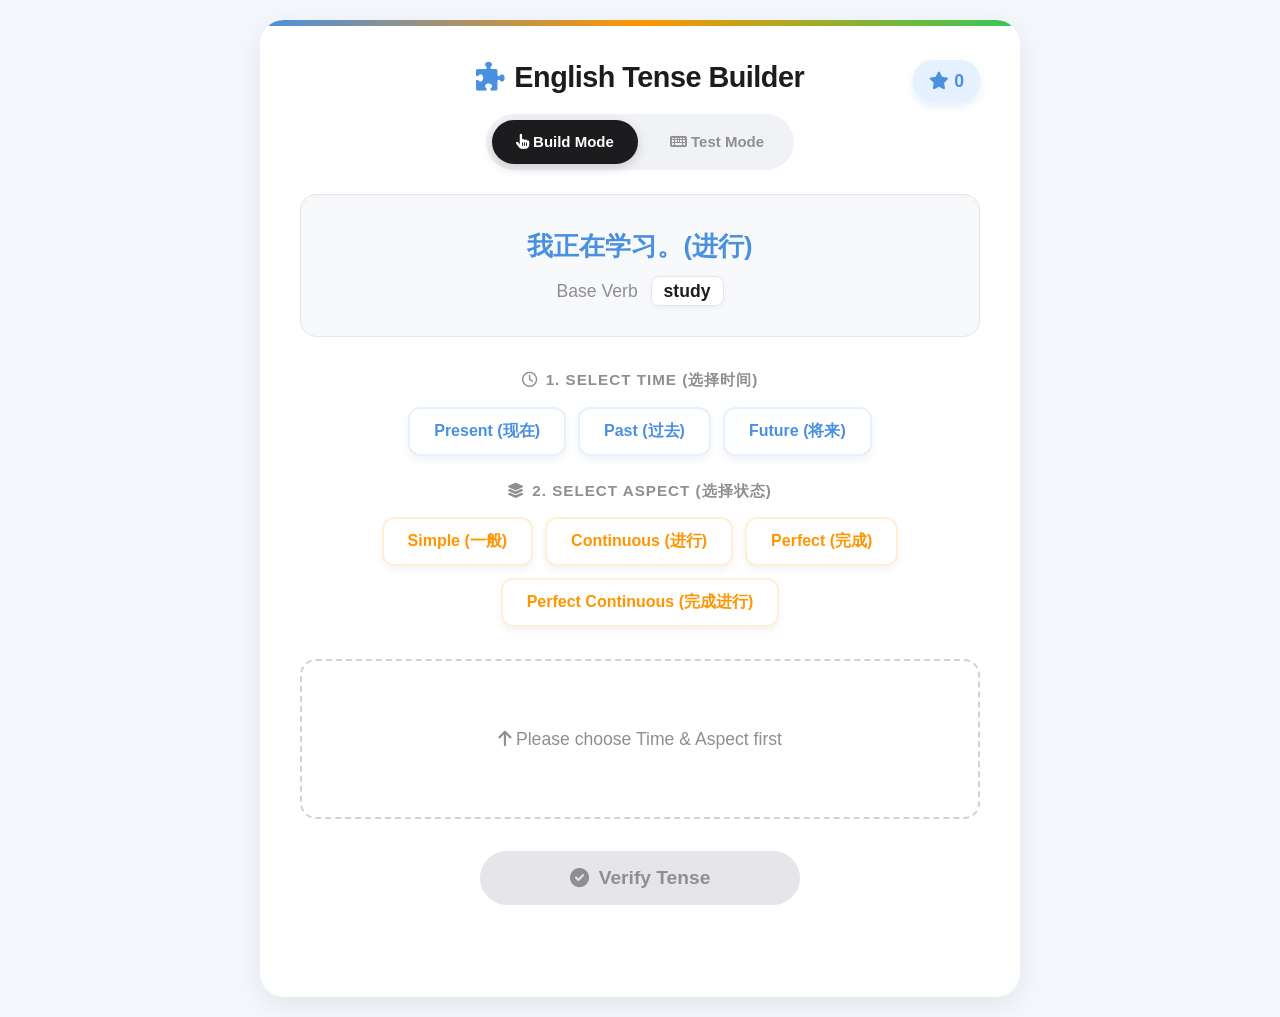
<file: eng.html>
<!DOCTYPE html>
<html lang="en">
<head>
    <meta charset="UTF-8">
    <meta name="viewport" content="width=device-width, initial-scale=1.0, viewport-fit=cover">
    <meta name="theme-color" content="#f4f7fb">
    <title>English Tense Builder (英语时态积木墙)</title>
    <link rel="stylesheet" href="https://cdnjs.cloudflare.com/ajax/libs/font-awesome/6.0.0/css/all.min.css">
    <style>
        :root {
            --primary-bg: #f4f7fb;
            --time-color: #4A90E2;
            --aspect-color: #FF9500;
            --correct-color: #34C759;
            --wrong-color: #FF3B30;
            --text-color: #1C1C1E;
            --card-bg: #ffffff;
            --shadow: 0 8px 30px rgba(0,0,0,0.08);
            --radius: 24px;
        }

        * { box-sizing: border-box; -webkit-tap-highlight-color: transparent; }

        body {
            font-family: -apple-system, BlinkMacSystemFont, "PingFang SC", "Segoe UI", Roboto, Helvetica, Arial, sans-serif;
            background-color: var(--primary-bg);
            color: var(--text-color);
            margin: 0;
            display: flex;
            justify-content: center;
            align-items: center;
            min-height: 100vh;
            padding: 20px;
        }

        .game-container {
            background: var(--card-bg);
            padding: 2.5rem;
            border-radius: var(--radius);
            box-shadow: var(--shadow);
            width: 100%;
            max-width: 700px;
            text-align: center;
            position: relative;
            overflow: hidden;
        }
        
        .game-container::before {
            content: '';
            position: absolute;
            top: 0; left: 0; right: 0; height: 6px;
            background: linear-gradient(90deg, #4A90E2, #FF9500, #34C759);
        }

        h1 { 
            margin-top: 0; 
            color: var(--text-color); 
            font-size: 1.8rem; 
            font-weight: 800; 
            display: flex; 
            align-items: center; 
            justify-content: center; 
            gap: 10px; 
            letter-spacing: -0.5px;
        }
        
        .mode-selector {
            display: inline-flex;
            justify-content: center;
            gap: 8px;
            margin-bottom: 1.5rem;
            padding: 6px;
            background: #f0f2f5;
            border-radius: 30px;
        }

        .mode-btn {
            background: transparent;
            border: none;
            padding: 10px 24px;
            border-radius: 24px;
            cursor: pointer;
            font-weight: 600;
            color: #8E8E93;
            transition: all 0.3s cubic-bezier(0.4, 0, 0.2, 1);
            font-size: 15px;
        }

        .mode-btn.active {
            color: #fff;
            background: var(--text-color);
            box-shadow: 0 4px 12px rgba(0,0,0,0.15);
        }

        .score-board {
            position: absolute;
            top: 2.5rem; right: 2.5rem;
            font-weight: 700; font-size: 1.1rem;
            background: #E5F1FF; color: var(--time-color);
            padding: 8px 16px; border-radius: 20px;
            box-shadow: 0 4px 10px rgba(74, 144, 226, 0.15);
        }

        .challenge-box {
            background: #F8F9FA;
            border: 1px solid #E5E5EA;
            padding: 2rem;
            border-radius: 16px;
            margin-bottom: 2rem;
            position: relative;
            box-shadow: inset 0 2px 5px rgba(0,0,0,0.02);
        }

        .chinese-text { font-size: 1.6rem; font-weight: 800; margin-bottom: 0.8rem; color: var(--time-color); }
        .base-verb { font-weight: 500; color: #8E8E93; font-size: 1.1rem; }
        .base-verb strong { 
            color: var(--text-color); 
            font-weight: 700; 
            background: #fff; 
            padding: 4px 12px; 
            border-radius: 8px; 
            border: 1px solid #E5E5EA; 
            margin-left: 8px; 
            box-shadow: 0 2px 5px rgba(0,0,0,0.05);
        }

        .block-section { margin-bottom: 1.5rem; }
        .block-label { font-size: 0.95rem; font-weight: 700; margin-bottom: 1rem; display: flex; align-items: center; justify-content: center; gap: 8px; color: #8E8E93; text-transform: uppercase; letter-spacing: 1px; }
        
        .blocks {
            display: flex;
            justify-content: center;
            gap: 12px;
            flex-wrap: wrap;
        }

        .block {
            padding: 12px 24px;
            border: 2px solid transparent;
            border-radius: 12px;
            cursor: pointer;
            font-weight: 700;
            font-size: 1rem;
            transition: all 0.2s;
            background: #fff;
            position: relative;
            top: 0;
            box-shadow: 0 4px 8px rgba(0,0,0,0.05);
        }

        .time-block { color: var(--time-color); border-color: #E5F1FF; }
        .time-block:hover { transform: translateY(-2px); box-shadow: 0 6px 15px rgba(74, 144, 226, 0.2); }
        .time-block.selected { background-color: var(--time-color); color: white; border-color: var(--time-color); transform: translateY(2px); box-shadow: none; }

        .aspect-block { color: var(--aspect-color); border-color: #FFF0D4; }
        .aspect-block:hover { transform: translateY(-2px); box-shadow: 0 6px 15px rgba(255, 149, 0, 0.2); }
        .aspect-block.selected { background-color: var(--aspect-color); color: white; border-color: var(--aspect-color); transform: translateY(2px); box-shadow: none; }

        .display-area {
            margin: 2rem 0;
            padding: 2rem;
            background: #fff;
            border-radius: 16px;
            min-height: 160px;
            border: 2px dashed #D1D1D6;
            transition: all 0.3s;
            display: flex;
            flex-direction: column;
            justify-content: center;
        }

        .formula { 
            font-family: 'SF Mono', ui-monospace, Consolas, monospace; 
            font-weight: 700; 
            color: var(--correct-color); 
            font-size: 1.2rem; 
            margin: 10px 0 20px; 
            background: rgba(52, 199, 89, 0.1); 
            padding: 12px 20px; 
            border-radius: 12px; 
            display: inline-block; 
        }
        
        .word-bank, .sentence-assembly {
            display: flex;
            justify-content: center;
            gap: 12px;
            flex-wrap: wrap;
            min-height: 60px;
        }

        .sentence-assembly {
            padding: 20px;
            background: #F8F9FA;
            border-radius: 12px;
            justify-content: flex-start;
            margin-bottom: 20px;
            border: 1px solid #E5E5EA;
            align-items: center;
        }

        .word-btn {
            padding: 10px 20px;
            background: white;
            border: 1px solid #D1D1D6;
            border-radius: 10px;
            cursor: pointer;
            font-size: 1.1rem;
            font-weight: 600;
            color: var(--text-color);
            transition: all 0.2s;
            box-shadow: 0 2px 5px rgba(0,0,0,0.05);
        }
        .word-btn:hover { transform: translateY(-2px); box-shadow: 0 4px 10px rgba(0,0,0,0.1); border-color: #A2A2A2; }
        .word-btn.used { opacity: 0.4; cursor: default; transform: none; box-shadow: none; background: #f0f0f0; }

        .assembly-word {
            padding: 10px 20px;
            background: var(--time-color);
            color: #fff;
            border-radius: 10px;
            cursor: pointer;
            font-weight: 700;
            font-size: 1.1rem;
            animation: popIn 0.3s cubic-bezier(0.175, 0.885, 0.32, 1.275);
            box-shadow: 0 4px 10px rgba(74, 144, 226, 0.3);
        }
        .assembly-word:hover { background: #3A7BC8; transform: scale(0.95); }

        .test-input {
            width: 100%;
            box-sizing: border-box;
            padding: 16px 20px;
            font-size: 1.2rem;
            border: 2px solid #D1D1D6;
            border-radius: 12px;
            outline: none;
            font-family: inherit;
            font-weight: 500;
            transition: border-color 0.3s, box-shadow 0.3s;
            text-align: center;
        }
        .test-input:focus { border-color: var(--time-color); box-shadow: 0 0 0 4px rgba(74, 144, 226, 0.2); }

        .hidden { display: none !important; }

        .check-btn {
            background-color: var(--text-color);
            color: white;
            padding: 16px 48px;
            border-radius: 30px;
            border: none;
            font-size: 1.2rem;
            font-weight: 800;
            cursor: pointer;
            transition: all 0.3s;
            box-shadow: 0 8px 20px rgba(0,0,0,0.2);
            width: 100%;
            max-width: 320px;
            display: inline-flex;
            justify-content: center;
            align-items: center;
            gap: 10px;
        }

        .check-btn:hover { transform: translateY(-2px); box-shadow: 0 10px 25px rgba(0,0,0,0.3); }
        .check-btn:active { transform: translateY(2px); box-shadow: 0 2px 10px rgba(0,0,0,0.2); }
        .check-btn:disabled { background-color: #E5E5EA; color: #8E8E93; cursor: not-allowed; box-shadow: none; transform: none; }

        .feedback {
            margin-top: 1.5rem;
            font-weight: 800;
            font-size: 1.2rem;
            height: 28px;
            display: flex;
            justify-content: center;
            align-items: center;
            gap: 8px;
        }

        .correct { color: var(--correct-color); }
        .wrong { color: var(--wrong-color); }

        #placeholder-text {
            color: #8E8E93;
            font-size: 1.1rem;
            font-weight: 500;
        }

        @keyframes popIn {
            0% { transform: scale(0.5); opacity: 0; }
            100% { transform: scale(1); opacity: 1; }
        }

        @keyframes bounce {
            0%, 20%, 50%, 80%, 100% {transform: translateY(0);}
            40% {transform: translateY(-12px);}
            60% {transform: translateY(-6px);}
        }
        .animate-bounce { animation: bounce 1s; }

        @media (max-width: 600px) {
            .game-container { padding: 1.5rem; border-radius: 0; min-height: 100vh; box-shadow: none; }
            body { padding: 0; }
            .score-board { position: static; display: inline-flex; margin-bottom: 1.5rem; }
            .chinese-text { font-size: 1.3rem; }
            .block { padding: 10px 16px; font-size: 0.95rem; }
            .word-btn, .assembly-word { padding: 8px 16px; font-size: 1rem; }
        }

        /* ---- UI refinement layer ---- */
        body { -webkit-font-smoothing: antialiased; line-height: 1.5; padding: max(20px, env(safe-area-inset-top)) 20px max(20px, env(safe-area-inset-bottom)); }
        h1 { flex-wrap: wrap; text-align: center; line-height: 1.2; }
        .game-container { max-width: 760px; }
        .mode-selector { max-width: 100%; }
        .mode-btn { min-height: 44px; white-space: nowrap; }
        .mode-btn:hover:not(.active) { color: var(--text-color); }
        .block, .word-btn, .assembly-word, .check-btn, .mode-btn { min-height: 44px; touch-action: manipulation; }
        .block-label { flex-wrap: wrap; text-align: center; line-height: 1.4; }
        .challenge-box, .display-area { overflow-wrap: anywhere; }
        .display-area { padding: 1.5rem; }
        .feedback { height: auto; min-height: 28px; text-align: center; }
        .sentence-assembly { min-height: 64px; }
        .test-input { font-size: 16px; }
        button:focus-visible, .test-input:focus-visible {
            outline: 3px solid rgba(74, 144, 226, 0.5);
            outline-offset: 2px;
        }
        @media (min-width: 601px) and (max-width: 900px) {
            .game-container { padding: 2rem; }
            .score-board { top: 2rem; right: 2rem; }
        }
        @media (max-width: 600px) {
            body { padding: 0; }
            .game-container { padding: max(1.25rem, env(safe-area-inset-top)) 1.25rem max(1.5rem, env(safe-area-inset-bottom)); }
            h1 { font-size: 1.5rem; }
            .score-board { margin-bottom: 1rem; }
            .challenge-box { padding: 1.25rem; margin-bottom: 1.5rem; }
            .display-area { margin: 1.5rem 0; padding: 1.25rem; }
            .blocks, .word-bank { gap: 8px; }
            .check-btn { max-width: 100%; padding: 14px 24px; }
        }
        @media (prefers-reduced-motion: reduce) {
            *, *::before, *::after { animation-duration: 0.01ms !important; transition-duration: 0.01ms !important; }
        }
    </style>
</head>
<body>

<div class="game-container">
    <h1><i class="fas fa-puzzle-piece" style="color: var(--time-color);"></i> English Tense Builder</h1>
    
    <div class="mode-selector">
        <button class="mode-btn active" id="mode-build" onclick="setMode('BUILD')"><i class="fas fa-hand-pointer"></i> Build Mode</button>
        <button class="mode-btn" id="mode-type" onclick="setMode('TYPE')"><i class="fas fa-keyboard"></i> Test Mode</button>
    </div>

    <div class="score-board"><i class="fas fa-star"></i> <span id="score">0</span></div>

    <div class="challenge-box">
        <div class="chinese-text" id="target-chinese">...</div>
        <div class="base-verb">Base Verb <strong><span id="base-verb">...</span></strong></div>
    </div>

    <div class="block-section">
        <span class="block-label"><i class="far fa-clock"></i> 1. Select Time (选择时间)</span>
        <div class="blocks" id="time-blocks">
            <button class="block time-block" data-time="Present">Present (现在)</button>
            <button class="block time-block" data-time="Past">Past (过去)</button>
            <button class="block time-block" data-time="Future">Future (将来)</button>
        </div>
    </div>

    <div class="block-section">
        <span class="block-label"><i class="fas fa-layer-group"></i> 2. Select Aspect (选择状态)</span>
        <div class="blocks" id="aspect-blocks">
            <button class="block aspect-block" data-aspect="Simple">Simple (一般)</button>
            <button class="block aspect-block" data-aspect="Continuous">Continuous (进行)</button>
            <button class="block aspect-block" data-aspect="Perfect">Perfect (完成)</button>
            <button class="block aspect-block" data-aspect="Perfect Continuous">Perfect Continuous (完成进行)</button>
        </div>
    </div>

    <div class="display-area">
        <div id="tense-feedback-area">
            <div id="placeholder-text"><i class="fas fa-arrow-up"></i> Please choose Time & Aspect first</div>
            <div id="formula-section" class="hidden">
                <div style="font-size: 0.9rem; color: #8E8E93; font-weight: 600; margin-bottom: 5px; text-transform: uppercase;">Universal Formula (万能公式)</div>
                <div class="formula" id="formula-display">...</div>
                
                <hr style="border: 0; border-top: 1px dashed #D1D1D6; margin: 20px 0;">
                
                <div style="font-size: 0.95rem; color: #8E8E93; font-weight: 700; margin-bottom: 15px; text-transform: uppercase;" id="stage-3-label">3. Build the Sentence (拼写例句)</div>
                
                <div id="build-area">
                    <div class="sentence-assembly" id="sentence-assembly"></div>
                    <div class="word-bank" id="word-bank"></div>
                </div>

                <div id="typing-area" class="hidden">
                    <input type="text" id="test-input" class="test-input" placeholder="Type the full English sentence here..." autocomplete="off">
                </div>
            </div>
        </div>
    </div>

    <button id="check-btn" class="check-btn" disabled><i class="fas fa-check-circle"></i> Verify Tense</button>
    <div id="feedback" class="feedback" role="status" aria-live="polite"></div>
</div>

<script>
    const scenarios = [
        { cn: "我每天学习。(习惯)", verb: "study", time: "Present", aspect: "Simple", formula: "do/does (动词原形/三单形式)", sentence: "I study every day" },
        { cn: "我正在学习。(进行)", verb: "study", time: "Present", aspect: "Continuous", formula: "am/is/are + doing (正在做...)", sentence: "I am studying now" },
        { cn: "我已经学过这个了。(完成)", verb: "study", time: "Present", aspect: "Perfect", formula: "have/has + done (已经完成/做过)", sentence: "I have studied this" },
        { cn: "我已经学习两小时了。(持续过程)", verb: "study", time: "Present", aspect: "Perfect Continuous", formula: "have/has been + doing (一直都在做...)", sentence: "I have been studying for two hours" },
        
        { cn: "我昨天学习了。(过去动作)", verb: "study", time: "Past", aspect: "Simple", formula: "did (动词过去式)", sentence: "I studied yesterday" },
        { cn: "我那时正在学习。(过去正在进行)", verb: "study", time: "Past", aspect: "Continuous", formula: "was/were + doing (那时正在做...)", sentence: "I was studying at that time" },
        { cn: "在他来之前，我已经学过了。(过去的过去)", verb: "study", time: "Past", aspect: "Perfect", formula: "had + done (在过去某点前已完成)", sentence: "I had studied before he came" },
        { cn: "在他来之前，我一直在学习。(过去的持续)", verb: "study", time: "Past", aspect: "Perfect Continuous", formula: "had been + doing (在过去某点前一直在做)", sentence: "I had been studying before he came" },
        
        { cn: "我明天会学习。(将要发生)", verb: "study", time: "Future", aspect: "Simple", formula: "will + do (将要去做...)", sentence: "I will study tomorrow" },
        { cn: "我明天这个时候会正在学习。(将来正在进行)", verb: "study", time: "Future", aspect: "Continuous", formula: "will be + doing (将来某个时刻正在做)", sentence: "I will be studying at this time tomorrow" },
        { cn: "到明天为止，我将已经学完了。(将来完成)", verb: "study", time: "Future", aspect: "Perfect", formula: "will have + done (到将来某点已经完成)", sentence: "I will have studied by tomorrow" },
        { cn: "到明天为止，我将已经学了三小时了。(将来持续)", verb: "study", time: "Future", aspect: "Perfect Continuous", formula: "will have been + doing (到将来某点已经持续做了多久)", sentence: "I will have been studying for three hours" }
    ];

    const distractors = ["doing", "does", "been", "was", "were", "has", "have", "had", "will", "be", "am", "is", "are", "did", "studied", "studying"];

    let currentScenario = {};
    let selectedTime = null;
    let selectedAspect = null;
    let score = 0;
    let gameStage = 'TENSE'; 
    let gameMode = 'BUILD'; // 'BUILD' or 'TYPE'
    let builtSentence = [];

    const targetChinese = document.getElementById('target-chinese');
    const baseVerb = document.getElementById('base-verb');
    const formulaDisplay = document.getElementById('formula-display');
    const wordBank = document.getElementById('word-bank');
    const sentenceAssembly = document.getElementById('sentence-assembly');
    const feedback = document.getElementById('feedback');
    const checkBtn = document.getElementById('check-btn');
    const scoreEl = document.getElementById('score');
    const formulaSection = document.getElementById('formula-section');
    const placeholderText = document.getElementById('placeholder-text');
    const buildArea = document.getElementById('build-area');
    const typingArea = document.getElementById('typing-area');
    const testInput = document.getElementById('test-input');
    const stage3Label = document.getElementById('stage-3-label');

    function setMode(mode) {
        gameMode = mode;
        document.getElementById('mode-build').classList.toggle('active', mode === 'BUILD');
        document.getElementById('mode-type').classList.toggle('active', mode === 'TYPE');
        nextScenario();
    }

    function initGame() {
        nextScenario();
        
        document.querySelectorAll('.time-block').forEach(btn => {
            btn.addEventListener('click', () => {
                if (gameStage !== 'TENSE') return;
                document.querySelectorAll('.time-block').forEach(b => b.classList.remove('selected'));
                btn.classList.add('selected');
                selectedTime = btn.dataset.time;
                checkReady();
            });
        });

        document.querySelectorAll('.aspect-block').forEach(btn => {
            btn.addEventListener('click', () => {
                if (gameStage !== 'TENSE') return;
                document.querySelectorAll('.aspect-block').forEach(b => b.classList.remove('selected'));
                btn.classList.add('selected');
                selectedAspect = btn.dataset.aspect;
                checkReady();
            });
        });

        checkBtn.addEventListener('click', handleMainAction);
        
        testInput.addEventListener('keydown', (e) => {
            if (e.key === 'Enter' && !e.isComposing && gameStage === 'SENTENCE') {
                verifySentence();
            }
        });
    }

    function checkReady() {
        if (selectedTime && selectedAspect) {
            placeholderText.style.display = 'none';
            checkBtn.disabled = false;
        }
    }

    function nextScenario() {
        const randomIndex = Math.floor(Math.random() * scenarios.length);
        currentScenario = scenarios[randomIndex];
        targetChinese.innerText = currentScenario.cn;
        baseVerb.innerText = currentScenario.verb;
        
        selectedTime = null;
        selectedAspect = null;
        gameStage = 'TENSE';
        builtSentence = [];
        testInput.value = "";
        
        document.querySelectorAll('.block').forEach(b => {
            b.classList.remove('selected');
            b.style.opacity = "1";
        });
        
        feedback.innerHTML = "";
        feedback.className = "feedback";
        formulaSection.classList.add('hidden');
        placeholderText.style.display = 'block';
        
        checkBtn.innerHTML = '<i class="fas fa-check-circle"></i> Verify Tense';
        checkBtn.disabled = true;
        
        wordBank.innerHTML = "";
        sentenceAssembly.innerHTML = "";

        buildArea.classList.toggle('hidden', gameMode !== 'BUILD');
        typingArea.classList.toggle('hidden', gameMode !== 'TYPE');
        stage3Label.innerHTML = gameMode === 'BUILD' ? '<i class="fas fa-hammer"></i> 3. Build the Sentence (选词拼写)' : '<i class="fas fa-keyboard"></i> 3. Type the Sentence (听写测试)';
    }

    function handleMainAction() {
        if (gameStage === 'TENSE') {
            verifyTense();
        } else if (gameStage === 'SENTENCE') {
            verifySentence();
        } else {
            nextScenario();
        }
    }

    function verifyTense() {
        if (selectedTime === currentScenario.time && selectedAspect === currentScenario.aspect) {
            feedback.innerHTML = '<i class="fas fa-check"></i> Tense Correct! Now complete the sentence.';
            feedback.className = "feedback correct";
            startSentenceStage();
        } else {
            feedback.innerHTML = '<i class="fas fa-times"></i> Wrong Tense. Look at the Chinese meaning again!';
            feedback.className = "feedback wrong";
            
            // Add a little shake effect
            checkBtn.classList.add('animate-bounce');
            setTimeout(() => checkBtn.classList.remove('animate-bounce'), 1000);
        }
    }

    function startSentenceStage() {
        gameStage = 'SENTENCE';
        formulaSection.classList.remove('hidden');
        formulaDisplay.innerText = currentScenario.formula;
        checkBtn.innerHTML = '<i class="fas fa-spell-check"></i> Check Answer';
        
        document.querySelectorAll('.block').forEach(b => b.style.opacity = "0.5");

        if (gameMode === 'BUILD') {
            const realWords = currentScenario.sentence.split(" ");
            const currentDistractors = distractors
                .filter(w => !realWords.includes(w))
                .sort(() => Math.random() - 0.5)
                .slice(0, 3);

            const allWords = [...realWords, ...currentDistractors].sort(() => Math.random() - 0.5);

            wordBank.innerHTML = "";
            allWords.forEach((word, index) => {
                const btn = document.createElement('button');
                btn.className = 'word-btn';
                btn.innerText = word;
                btn.onclick = () => addWord(word, btn);
                wordBank.appendChild(btn);
            });
        } else {
            testInput.focus();
        }
    }

    function addWord(word, btn) {
        builtSentence.push(word);
        btn.classList.add('used');
        
        const assemblyWord = document.createElement('div');
        assemblyWord.className = 'assembly-word';
        assemblyWord.innerText = word;
        assemblyWord.onclick = () => {
            const idx = Array.from(sentenceAssembly.children).indexOf(assemblyWord);
            if (idx > -1) builtSentence.splice(idx, 1);
            assemblyWord.remove();
            btn.classList.remove('used');
        };
        sentenceAssembly.appendChild(assemblyWord);
    }

    function verifySentence() {
        const target = currentScenario.sentence.toLowerCase().trim();
        let userSentence = "";

        if (gameMode === 'BUILD') {
            userSentence = builtSentence.join(" ").toLowerCase().trim();
        } else {
            userSentence = testInput.value.toLowerCase().trim().replace(/\s+/g, " ").replace(/[.,!?;]$/, "");
        }

        if (userSentence === target) {
            score += 20;
            scoreEl.innerText = score;
            feedback.innerHTML = '<i class="fas fa-star"></i> Perfect! +20 Points! 🎉';
            feedback.className = "feedback correct animate-bounce";
            checkBtn.innerHTML = 'Next Challenge <i class="fas fa-arrow-right"></i>';
            gameStage = 'NEXT';
        } else {
            feedback.innerHTML = gameMode === 'BUILD' ? '<i class="fas fa-times"></i> Sentence incorrect. Check order!' : '<i class="fas fa-times"></i> Incorrect typing. Try again!';
            feedback.className = "feedback wrong";
            
            checkBtn.classList.add('animate-bounce');
            setTimeout(() => checkBtn.classList.remove('animate-bounce'), 1000);
        }
    }

    initGame();
</script>

</body>
</html>
</file>
<file: gemini_theme.css>
/**
 * JTW360 Liquid Glass Design System
 * Inspired by order-calculator Gemini Theme & Apple Liquid Glass Aesthetics
 * Material: Ambient Light Mesh + Frosted Glassmorphism + Specular Rims + Dynamic Cursor Glare + Capsule Floating Nav
 */

:root {
    --gemini-font: "Inter", -apple-system, BlinkMacSystemFont, "SF Pro Text", "SF Pro Display", "PingFang SC", "Hiragino Sans GB", "Segoe UI", Roboto, "Helvetica Neue", Arial, sans-serif;
    --gemini-font-mono: ui-monospace, SFMono-Regular, Menlo, Monaco, Consolas, monospace;

    /* Primary & Coastal Palette */
    --gemini-primary: #0066FF;
    --gemini-primary-hover: #0052CC;
    --gemini-primary-soft: rgba(0, 102, 255, 0.10);
    --gemini-gradient: linear-gradient(135deg, #0066FF 0%, #0099FF 50%, #38BDF8 100%);
    --gemini-gradient-hover: linear-gradient(135deg, #0052CC 0%, #007ACC 100%);
    --gemini-gradient-text: linear-gradient(135deg, #0066FF 0%, #0284C7 60%, #06B6D4 100%);
    --gemini-glow: rgba(0, 102, 255, 0.28);
    --gemini-ring: 0 0 0 3px rgba(0, 102, 255, 0.28);

    /* Liquid Glass Material Tokens (Light Mode) */
    --lg-blur: 24px;
    --lg-sat: 190%;
    --lg-fill: linear-gradient(145deg, rgba(255, 255, 255, 0.72) 0%, rgba(255, 255, 255, 0.44) 100%);
    --lg-fill-clear: linear-gradient(145deg, rgba(255, 255, 255, 0.52) 0%, rgba(255, 255, 255, 0.26) 100%);
    --lg-fill-thick: linear-gradient(145deg, rgba(255, 255, 255, 0.92) 0%, rgba(255, 255, 255, 0.84) 100%);
    --lg-fill-inner: rgba(255, 255, 255, 0.52);
    --lg-solid: #FFFFFF;
    --lg-border: rgba(255, 255, 255, 0.78);
    --lg-border-subtle: rgba(15, 23, 42, 0.08);
    --lg-border-hover: rgba(0, 102, 255, 0.45);
    --lg-sheen: rgba(255, 255, 255, 0.82);

    /* Specular Rims & Shadows */
    --lg-edge: inset 0 1px 0 0 rgba(255, 255, 255, 0.95),
               inset 1px 0 0 0 rgba(255, 255, 255, 0.6),
               inset 0 -1px 0 0 rgba(148, 163, 184, 0.18),
               inset 0 0 22px -6px rgba(255, 255, 255, 0.7);
    --lg-shadow: 0 1px 2px rgba(15, 23, 42, 0.03),
                 0 14px 32px -12px rgba(0, 64, 160, 0.16),
                 0 3px 8px -2px rgba(15, 23, 42, 0.05);
    --lg-shadow-float: 0 2px 4px rgba(15, 23, 42, 0.04),
                       0 24px 48px -16px rgba(0, 64, 160, 0.26),
                       0 8px 18px -6px rgba(15, 23, 42, 0.08);

    /* Vibrant Liquid Action Tint */
    --lg-tint: linear-gradient(145deg, rgba(0, 102, 255, 0.94) 0%, rgba(2, 132, 199, 0.90) 100%);
    --lg-tint-edge: inset 0 1px 0 0 rgba(255, 255, 255, 0.65),
                    inset 0 -1px 0 0 rgba(2, 44, 110, 0.35),
                    inset 0 0 16px -4px rgba(255, 255, 255, 0.5);

    /* Ambient Sea Glow Orbs */
    --lg-orb-1: rgba(0, 102, 255, 0.38);
    --lg-orb-2: rgba(6, 182, 212, 0.32);
    --lg-orb-3: rgba(56, 189, 248, 0.36);
    --lg-orb-4: rgba(255, 90, 54, 0.20);
    --lg-orb-5: rgba(139, 92, 246, 0.24);

    --lg-ease: cubic-bezier(0.22, 1, 0.36, 1);
    --lg-spring: cubic-bezier(0.34, 1.56, 0.64, 1);
}

/* Dark Mode Liquid Glass Tokens */
body.dark-mode,
.dark {
    --gemini-primary: #38BDF8;
    --gemini-primary-hover: #7DD3FC;
    --gemini-primary-soft: rgba(56, 189, 248, 0.15);
    --gemini-gradient: linear-gradient(135deg, #0284C7 0%, #0EA5E9 50%, #38BDF8 100%);
    --gemini-gradient-hover: linear-gradient(135deg, #0369A1 0%, #0284C7 100%);
    --gemini-gradient-text: linear-gradient(135deg, #38BDF8 0%, #7DD3FC 60%, #BAE6FD 100%);
    --gemini-glow: rgba(56, 189, 248, 0.35);
    --gemini-ring: 0 0 0 3px rgba(56, 189, 248, 0.35);

    --lg-fill: linear-gradient(145deg, rgba(24, 34, 54, 0.70) 0%, rgba(12, 18, 30, 0.64) 100%);
    --lg-fill-clear: linear-gradient(145deg, rgba(32, 45, 70, 0.52) 0%, rgba(12, 18, 30, 0.40) 100%);
    --lg-fill-thick: linear-gradient(145deg, rgba(18, 26, 42, 0.94) 0%, rgba(10, 15, 26, 0.92) 100%);
    --lg-fill-inner: rgba(255, 255, 255, 0.05);
    --lg-solid: #0F172A;
    --lg-border: rgba(255, 255, 255, 0.13);
    --lg-border-subtle: rgba(255, 255, 255, 0.07);
    --lg-border-hover: rgba(56, 189, 248, 0.55);
    --lg-sheen: rgba(255, 255, 255, 0.14);

    --lg-edge: inset 0 1px 0 0 rgba(255, 255, 255, 0.28),
               inset 1px 0 0 0 rgba(255, 255, 255, 0.10),
               inset 0 -1px 0 0 rgba(0, 0, 0, 0.45),
               inset 0 0 24px -8px rgba(56, 189, 248, 0.18);
    --lg-shadow: 0 16px 40px -16px rgba(0, 0, 0, 0.8), 0 3px 8px -2px rgba(0, 0, 0, 0.5);
    --lg-shadow-float: 0 28px 58px -18px rgba(0, 0, 0, 0.92), 0 10px 20px -8px rgba(0, 0, 0, 0.6);

    --lg-tint: linear-gradient(145deg, rgba(2, 132, 199, 0.92) 0%, rgba(14, 165, 233, 0.88) 100%);
    --lg-tint-edge: inset 0 1px 0 0 rgba(255, 255, 255, 0.45),
                    inset 0 -1px 0 0 rgba(0, 0, 0, 0.4),
                    inset 0 0 16px -4px rgba(255, 255, 255, 0.25);

    --lg-orb-1: rgba(2, 132, 199, 0.32);
    --lg-orb-2: rgba(14, 165, 233, 0.26);
    --lg-orb-3: rgba(139, 92, 246, 0.20);
    --lg-orb-4: rgba(244, 63, 94, 0.16);
    --lg-orb-5: rgba(16, 185, 129, 0.18);

    color-scheme: dark;
}

/* ============================================================
 * Ambient Mesh Background Glow (流动环境光，赋予玻璃真实折射体)
 * ============================================================ */
html {
    background: #F6F7FB;
}
html.dark,
body.dark-mode {
    background: #090E17;
}

body {
    position: relative;
    background: transparent !important;
    font-family: var(--gemini-font) !important;
}

body::before {
    content: "";
    position: fixed;
    inset: -12vmax;
    z-index: -1;
    pointer-events: none;
    background:
        radial-gradient(36vmax 36vmax at 20% 22%, var(--lg-orb-1) 0%, transparent 64%),
        radial-gradient(32vmax 32vmax at 82% 16%, var(--lg-orb-2) 0%, transparent 62%),
        radial-gradient(38vmax 38vmax at 72% 78%, var(--lg-orb-3) 0%, transparent 64%),
        radial-gradient(28vmax 28vmax at 18% 86%, var(--lg-orb-4) 0%, transparent 62%),
        radial-gradient(26vmax 26vmax at 50% 50%, var(--lg-orb-5) 0%, transparent 66%);
    animation: lgDrift 36s ease-in-out infinite alternate;
    will-change: transform;
}

@keyframes lgDrift {
    0%   { transform: translate3d(0, 0, 0) rotate(0deg) scale(1); }
    50%  { transform: translate3d(2vmax, -2vmax, 0) rotate(3deg) scale(1.04); }
    100% { transform: translate3d(-2vmax, 2vmax, 0) rotate(-3deg) scale(1.02); }
}

/* ============================================================
 * Pointer-Following Specular Glare (指针高光反射层)
 * ============================================================ */
.place-card,
.food-card,
.guide-card,
.resource-card,
.quick-actions,
.detail-card,
.stat-box,
.itinerary-day,
.guide-place {
    position: relative;
    isolation: isolate;
}

.place-card::before,
.food-card::before,
.guide-card::before,
.resource-card::before,
.detail-card::before,
.quick-actions::before {
    content: "";
    position: absolute;
    inset: 0;
    border-radius: inherit;
    z-index: 2;
    pointer-events: none;
    opacity: 0;
    background: radial-gradient(300px circle at var(--lg-x, 50%) var(--lg-y, 0%), var(--lg-sheen), transparent 64%);
    transition: opacity 0.3s var(--lg-ease);
}

.place-card:hover::before,
.food-card:hover::before,
.guide-card:hover::before,
.resource-card:hover::before,
.detail-card:hover::before,
.quick-actions:hover::before {
    opacity: 1;
}

/* ============================================================
 * Liquid Glass Surfaces (卡片材质全面升级)
 * ============================================================ */

/* 首屏全功能宫格卡 */
.quick-actions {
    background: var(--lg-fill) !important;
    border: 1px solid var(--lg-border) !important;
    box-shadow: var(--lg-edge), var(--lg-shadow-float) !important;
    backdrop-filter: blur(var(--lg-blur)) saturate(var(--lg-sat)) !important;
    -webkit-backdrop-filter: blur(var(--lg-blur)) saturate(var(--lg-sat)) !important;
    border-radius: var(--radius-xl) !important;
    transition: box-shadow 0.3s var(--lg-ease), border-color 0.3s var(--lg-ease) !important;
}

.quick-action {
    background: var(--lg-fill-inner) !important;
    border: 1px solid var(--lg-border-subtle) !important;
    box-shadow: inset 0 1px 0 0 var(--lg-sheen) !important;
    border-radius: var(--radius-md) !important;
    transition: transform 0.35s var(--lg-spring), background 0.2s var(--lg-ease), border-color 0.2s var(--lg-ease), box-shadow 0.25s var(--lg-ease) !important;
}

.quick-action:hover {
    background: var(--lg-fill-thick) !important;
    border-color: var(--lg-border-hover) !important;
    transform: translateY(-2.5px) !important;
}

.quick-action.active {
    background: var(--lg-fill-thick) !important;
    border-color: var(--gemini-primary) !important;
    box-shadow: var(--lg-edge), 0 0 0 2px var(--gemini-primary-soft), 0 8px 20px -6px var(--gemini-glow) !important;
}

.quick-action:active {
    transform: scale(0.95) !important;
}

.quick-icon-wrap {
    box-shadow: inset 0 1px 0 0 rgba(255, 255, 255, 0.4);
    backdrop-filter: blur(8px);
    -webkit-backdrop-filter: blur(8px);
}

/* 景点卡片 (Place Card) */
.place-card {
    background: var(--lg-fill) !important;
    border: 1px solid var(--lg-border) !important;
    box-shadow: var(--lg-edge), var(--lg-shadow) !important;
    backdrop-filter: blur(var(--lg-blur)) saturate(var(--lg-sat)) !important;
    -webkit-backdrop-filter: blur(var(--lg-blur)) saturate(var(--lg-sat)) !important;
    border-radius: var(--radius-lg) !important;
    transition: transform 0.4s var(--lg-spring), box-shadow 0.28s var(--lg-ease), border-color 0.28s var(--lg-ease) !important;
}

.place-card:hover {
    transform: translateY(-5px) !important;
    border-color: var(--lg-border-hover) !important;
    box-shadow: var(--lg-edge), var(--lg-shadow-float), 0 0 24px -6px var(--gemini-glow) !important;
}

.place-card:active {
    transform: scale(0.985) !important;
}

/* 美食卡片 (Food Card) */
.food-card {
    background: var(--lg-fill) !important;
    border: 1px solid var(--lg-border) !important;
    box-shadow: var(--lg-edge), var(--lg-shadow) !important;
    backdrop-filter: blur(var(--lg-blur)) saturate(var(--lg-sat)) !important;
    -webkit-backdrop-filter: blur(var(--lg-blur)) saturate(var(--lg-sat)) !important;
    border-radius: var(--radius-lg) !important;
    transition: transform 0.4s var(--lg-spring), box-shadow 0.28s var(--lg-ease), border-color 0.28s var(--lg-ease) !important;
}

.food-card:hover {
    transform: translateY(-3.5px) !important;
    border-color: var(--lg-border-hover) !important;
    box-shadow: var(--lg-edge), var(--lg-shadow-float), 0 0 20px -6px var(--gemini-glow) !important;
}

.food-card:active {
    transform: scale(0.985) !important;
}

.food-image {
    box-shadow: 0 4px 12px -2px rgba(15, 23, 42, 0.15);
    border: 1px solid var(--lg-border-subtle);
}

/* 攻略玩法卡片 (Guide Card) */
.guide-card {
    background: var(--lg-fill) !important;
    border: 1px solid var(--lg-border) !important;
    box-shadow: var(--lg-edge), var(--lg-shadow) !important;
    backdrop-filter: blur(var(--lg-blur)) saturate(var(--lg-sat)) !important;
    -webkit-backdrop-filter: blur(var(--lg-blur)) saturate(var(--lg-sat)) !important;
    border-radius: var(--radius-xl) !important;
    transition: transform 0.4s var(--lg-spring), box-shadow 0.28s var(--lg-ease), border-color 0.28s var(--lg-ease) !important;
}

.guide-card:hover {
    transform: translateY(-5px) !important;
    border-color: var(--lg-border-hover) !important;
    box-shadow: var(--lg-edge), var(--lg-shadow-float), 0 0 24px -6px var(--gemini-glow) !important;
}

.guide-card:active {
    transform: scale(0.985) !important;
}

/* 实用工具卡片 (Resource Card) */
.resource-card {
    background: var(--lg-fill) !important;
    border: 1px solid var(--lg-border) !important;
    box-shadow: var(--lg-edge), var(--lg-shadow) !important;
    backdrop-filter: blur(var(--lg-blur)) saturate(var(--lg-sat)) !important;
    -webkit-backdrop-filter: blur(var(--lg-blur)) saturate(var(--lg-sat)) !important;
    border-radius: var(--radius-lg) !important;
    transition: transform 0.4s var(--lg-spring), box-shadow 0.28s var(--lg-ease), border-color 0.28s var(--lg-ease) !important;
}

.resource-card:hover {
    transform: translateY(-3.5px) !important;
    border-color: var(--lg-border-hover) !important;
    box-shadow: var(--lg-edge), var(--lg-shadow-float), 0 0 20px -6px var(--gemini-glow) !important;
}

.resource-card:active {
    transform: scale(0.98) !important;
}

/* 搜索结果面板 & 收藏夹 (Search Results & Favorites) */
.search-results {
    background: var(--lg-fill-thick) !important;
    border: 1px solid var(--lg-border) !important;
    box-shadow: var(--lg-edge), var(--lg-shadow-float) !important;
    backdrop-filter: blur(calc(var(--lg-blur) + 6px)) saturate(200%) !important;
    -webkit-backdrop-filter: blur(calc(var(--lg-blur) + 6px)) saturate(200%) !important;
}

/* 详情页卡片 (Detail View Cards) */
.detail-card {
    background: var(--lg-fill) !important;
    border: 1px solid var(--lg-border) !important;
    box-shadow: var(--lg-edge), var(--lg-shadow) !important;
    backdrop-filter: blur(var(--lg-blur)) saturate(var(--lg-sat)) !important;
    -webkit-backdrop-filter: blur(var(--lg-blur)) saturate(var(--lg-sat)) !important;
}

.stat-box,
.itinerary-day,
.guide-place {
    background: var(--lg-fill-inner) !important;
    border: 1px solid var(--lg-border) !important;
    box-shadow: inset 0 1px 0 0 var(--lg-sheen), 0 2px 8px -2px rgba(15, 23, 42, 0.04) !important;
    backdrop-filter: blur(12px) !important;
    -webkit-backdrop-filter: blur(12px) !important;
}

/* ============================================================
 * Controls & Inputs (液态玻璃控件)
 * ============================================================ */

/* 筛选分类药丸 (Filter Chips) */
.chip {
    background: var(--lg-fill-clear) !important;
    border: 1px solid var(--lg-border) !important;
    box-shadow: var(--lg-edge), 0 4px 10px -4px rgba(15, 23, 42, 0.08) !important;
    backdrop-filter: blur(16px) saturate(180%) !important;
    -webkit-backdrop-filter: blur(16px) saturate(180%) !important;
    transition: transform 0.35s var(--lg-spring), box-shadow 0.2s var(--lg-ease), border-color 0.2s var(--lg-ease), color 0.2s var(--lg-ease) !important;
}

.chip:hover {
    transform: translateY(-2px) !important;
    border-color: var(--lg-border-hover) !important;
    color: var(--gemini-primary) !important;
}

.chip.active {
    background: var(--lg-tint) !important;
    border-color: rgba(255, 255, 255, 0.45) !important;
    box-shadow: var(--lg-tint-edge), 0 8px 20px -4px rgba(0, 102, 255, 0.55) !important;
    color: #FFFFFF !important;
    transform: translateY(-1px) scale(1.02) !important;
}

/* 核心行动按钮 (Primary Buttons) */
.primary-button,
.nav-btn {
    background: var(--lg-tint) !important;
    border: 1px solid rgba(255, 255, 255, 0.35) !important;
    box-shadow: var(--lg-tint-edge), 0 10px 24px -8px rgba(0, 102, 255, 0.65) !important;
    backdrop-filter: blur(16px) !important;
    -webkit-backdrop-filter: blur(16px) !important;
    transition: transform 0.4s var(--lg-spring), box-shadow 0.25s var(--lg-ease), filter 0.2s ease !important;
}

.primary-button:hover,
.nav-btn:hover {
    filter: brightness(1.08) saturate(1.12);
    transform: translateY(-1.5px) !important;
    box-shadow: var(--lg-tint-edge), 0 14px 28px -6px rgba(0, 102, 255, 0.75) !important;
}

.primary-button:active,
.nav-btn:active {
    transform: scale(0.96) !important;
}

/* 次级与图标按钮 (Secondary Glass Buttons) */
.icon-button,
.back-button,
.search-close {
    background: var(--lg-fill-clear) !important;
    border: 1px solid var(--lg-border) !important;
    box-shadow: var(--lg-edge), 0 4px 12px -6px rgba(15, 23, 42, 0.12) !important;
    backdrop-filter: blur(20px) saturate(180%) !important;
    -webkit-backdrop-filter: blur(20px) saturate(180%) !important;
    transition: transform 0.35s var(--lg-spring), background 0.2s ease, border-color 0.2s ease !important;
}

.icon-button:hover,
.back-button:hover,
.search-close:hover {
    background: var(--lg-fill) !important;
    border-color: var(--lg-border-hover) !important;
    transform: translateY(-1px) !important;
}

.icon-button:active,
.back-button:active,
.search-close:active {
    transform: scale(0.94) !important;
}

/* 顶部导航与品牌徽标 */
.brand-logo-wrap {
    background: var(--lg-fill-thick) !important;
    border: 1px solid var(--lg-border) !important;
    box-shadow: var(--lg-edge), 0 4px 14px -4px rgba(0, 0, 0, 0.2) !important;
    backdrop-filter: blur(16px) !important;
    -webkit-backdrop-filter: blur(16px) !important;
}

.eyebrow-pill {
    background: var(--lg-fill-clear) !important;
    border: 1px solid var(--lg-border) !important;
    box-shadow: var(--lg-edge) !important;
    backdrop-filter: blur(16px) !important;
    -webkit-backdrop-filter: blur(16px) !important;
}

/* ============================================================
 * Floating Navigation & Dock (悬浮胶囊底栏)
 * ============================================================ */

/* 移动端底部悬浮胶囊导航栏 (Floating Capsule Dock) */
.bottom-nav {
    background: var(--lg-fill-thick) !important;
    border-top: 1px solid var(--lg-border) !important;
    box-shadow: var(--lg-edge), 0 -8px 32px -8px rgba(0, 0, 0, 0.15) !important;
    backdrop-filter: blur(28px) saturate(200%) !important;
    -webkit-backdrop-filter: blur(28px) saturate(200%) !important;
}

.bottom-nav a.active {
    color: var(--gemini-primary) !important;
}

.bottom-nav a.active .icon {
    filter: drop-shadow(0 2px 8px var(--gemini-glow));
}

/* 详情页底部操作栏 */
.detail-action-bar {
    background: var(--lg-fill-thick) !important;
    border-top: 1px solid var(--lg-border) !important;
    box-shadow: var(--lg-edge), 0 -8px 32px -8px rgba(0, 0, 0, 0.15) !important;
    backdrop-filter: blur(28px) saturate(200%) !important;
    -webkit-backdrop-filter: blur(28px) saturate(200%) !important;
}

/* 微信弹窗 & 浮层 */
#wechatModal .detail-card {
    background: var(--lg-fill-thick) !important;
    border: 1px solid var(--lg-border) !important;
    box-shadow: var(--lg-edge), var(--lg-shadow-float) !important;
    backdrop-filter: blur(32px) saturate(200%) !important;
    -webkit-backdrop-filter: blur(32px) saturate(200%) !important;
}

#lightbox {
    backdrop-filter: blur(24px) saturate(160%) !important;
    -webkit-backdrop-filter: blur(24px) saturate(160%) !important;
}

/* ============================================================
 * Accessibility & Fallbacks (无障碍与设备降级)
 * ============================================================ */
@media (max-width: 768px) {
    :root {
        --lg-blur: 18px;
    }
}

@supports not ((backdrop-filter: blur(1px)) or (-webkit-backdrop-filter: blur(1px))) {
    :root {
        --lg-fill: rgba(255, 255, 255, 0.96);
        --lg-fill-clear: rgba(255, 255, 255, 0.92);
        --lg-fill-thick: #FFFFFF;
    }
    body.dark-mode, .dark {
        --lg-fill: rgba(18, 26, 42, 0.96);
        --lg-fill-clear: rgba(24, 34, 54, 0.92);
        --lg-fill-thick: #0F172A;
    }
}

@media (prefers-reduced-transparency: reduce) {
    :root, body.dark-mode, .dark {
        --lg-fill: var(--lg-solid);
        --lg-fill-clear: var(--lg-solid);
        --lg-fill-thick: var(--lg-solid);
        --lg-blur: 0px;
    }
    body::before {
        display: none !important;
    }
}

@media (prefers-reduced-motion: reduce) {
    body::before {
        animation: none !important;
    }
    .place-card::before,
    .food-card::before,
    .guide-card::before,
    .resource-card::before,
    .detail-card::before,
    .quick-actions::before {
        transition: none !important;
    }
}

@media print {
    body::before {
        display: none !important;
    }
    .place-card, .food-card, .guide-card, .resource-card, .detail-card, .quick-actions {
        background: #FFFFFF !important;
        box-shadow: none !important;
        backdrop-filter: none !important;
    }
    .bottom-nav {
        display: none !important;
    }
}

/* ============================================================
 * Specialized Badges & Elements
 * ============================================================ */
.distance-badge,
.guide-badge,
.guide-duration {
    background: rgba(15, 23, 42, 0.65) !important;
    border: 1px solid rgba(255, 255, 255, 0.28) !important;
    box-shadow: inset 0 1px 0 0 rgba(255, 255, 255, 0.4), 0 2px 8px rgba(0, 0, 0, 0.2) !important;
    backdrop-filter: blur(12px) saturate(180%) !important;
    -webkit-backdrop-filter: blur(12px) saturate(180%) !important;
}

.guide-duration {
    background: var(--lg-tint) !important;
    border-color: rgba(255, 255, 255, 0.4) !important;
}

.guide-route-pill {
    background: var(--lg-fill-inner) !important;
    border: 1px solid var(--lg-border) !important;
    box-shadow: inset 0 1px 0 0 var(--lg-sheen) !important;
}

.resource-icon-wrap {
    box-shadow: inset 0 1px 0 0 rgba(255, 255, 255, 0.45), 0 4px 12px -2px rgba(15, 23, 42, 0.1) !important;
    backdrop-filter: blur(10px) !important;
    -webkit-backdrop-filter: blur(10px) !important;
}

.tag {
    backdrop-filter: blur(8px) !important;
    -webkit-backdrop-filter: blur(8px) !important;
    box-shadow: inset 0 1px 0 0 rgba(255, 255, 255, 0.3) !important;
}

/* Floating Bottom Capsule Dock on Mobile */
@media (max-width: 640px) {
    .bottom-nav {
        left: 14px !important;
        right: 14px !important;
        bottom: max(10px, var(--safe-bottom)) !important;
        border-radius: 28px !important;
        border: 1px solid var(--lg-border) !important;
        box-shadow: var(--lg-edge), var(--lg-shadow-float) !important;
        padding: 5px 10px !important;
    }
    .bottom-nav a {
        min-height: 44px !important;
        border-radius: 20px !important;
        transition: background 0.2s var(--lg-ease), color 0.2s var(--lg-ease) !important;
    }
    .bottom-nav a.active {
        background: var(--lg-fill-inner) !important;
    }
    .detail-action-bar {
        left: 14px !important;
        right: 14px !important;
        bottom: max(10px, var(--safe-bottom)) !important;
        border-radius: 28px !important;
        border: 1px solid var(--lg-border) !important;
        box-shadow: var(--lg-edge), var(--lg-shadow-float) !important;
    }
}

/* ============================================================
 * Inline Resource Panel & Active Card State
 * ============================================================ */
.resource-card.active {
    border-color: var(--gemini-primary) !important;
    box-shadow: var(--lg-edge), var(--lg-shadow-float), 0 0 0 2px var(--gemini-primary-soft), 0 0 22px -4px var(--gemini-glow) !important;
    transform: translateY(-2px) !important;
}
.resource-card.active .resource-top > .icon {
    color: var(--gemini-primary) !important;
    transform: rotate(90deg);
    transition: transform 0.25s var(--lg-ease), color 0.2s ease;
}
.resource-card .resource-top > .icon {
    transition: transform 0.25s var(--lg-ease), color 0.2s ease;
}
.resource-panel {
    margin-top: 16px !important;
    margin-bottom: 0 !important;
}
</file>
